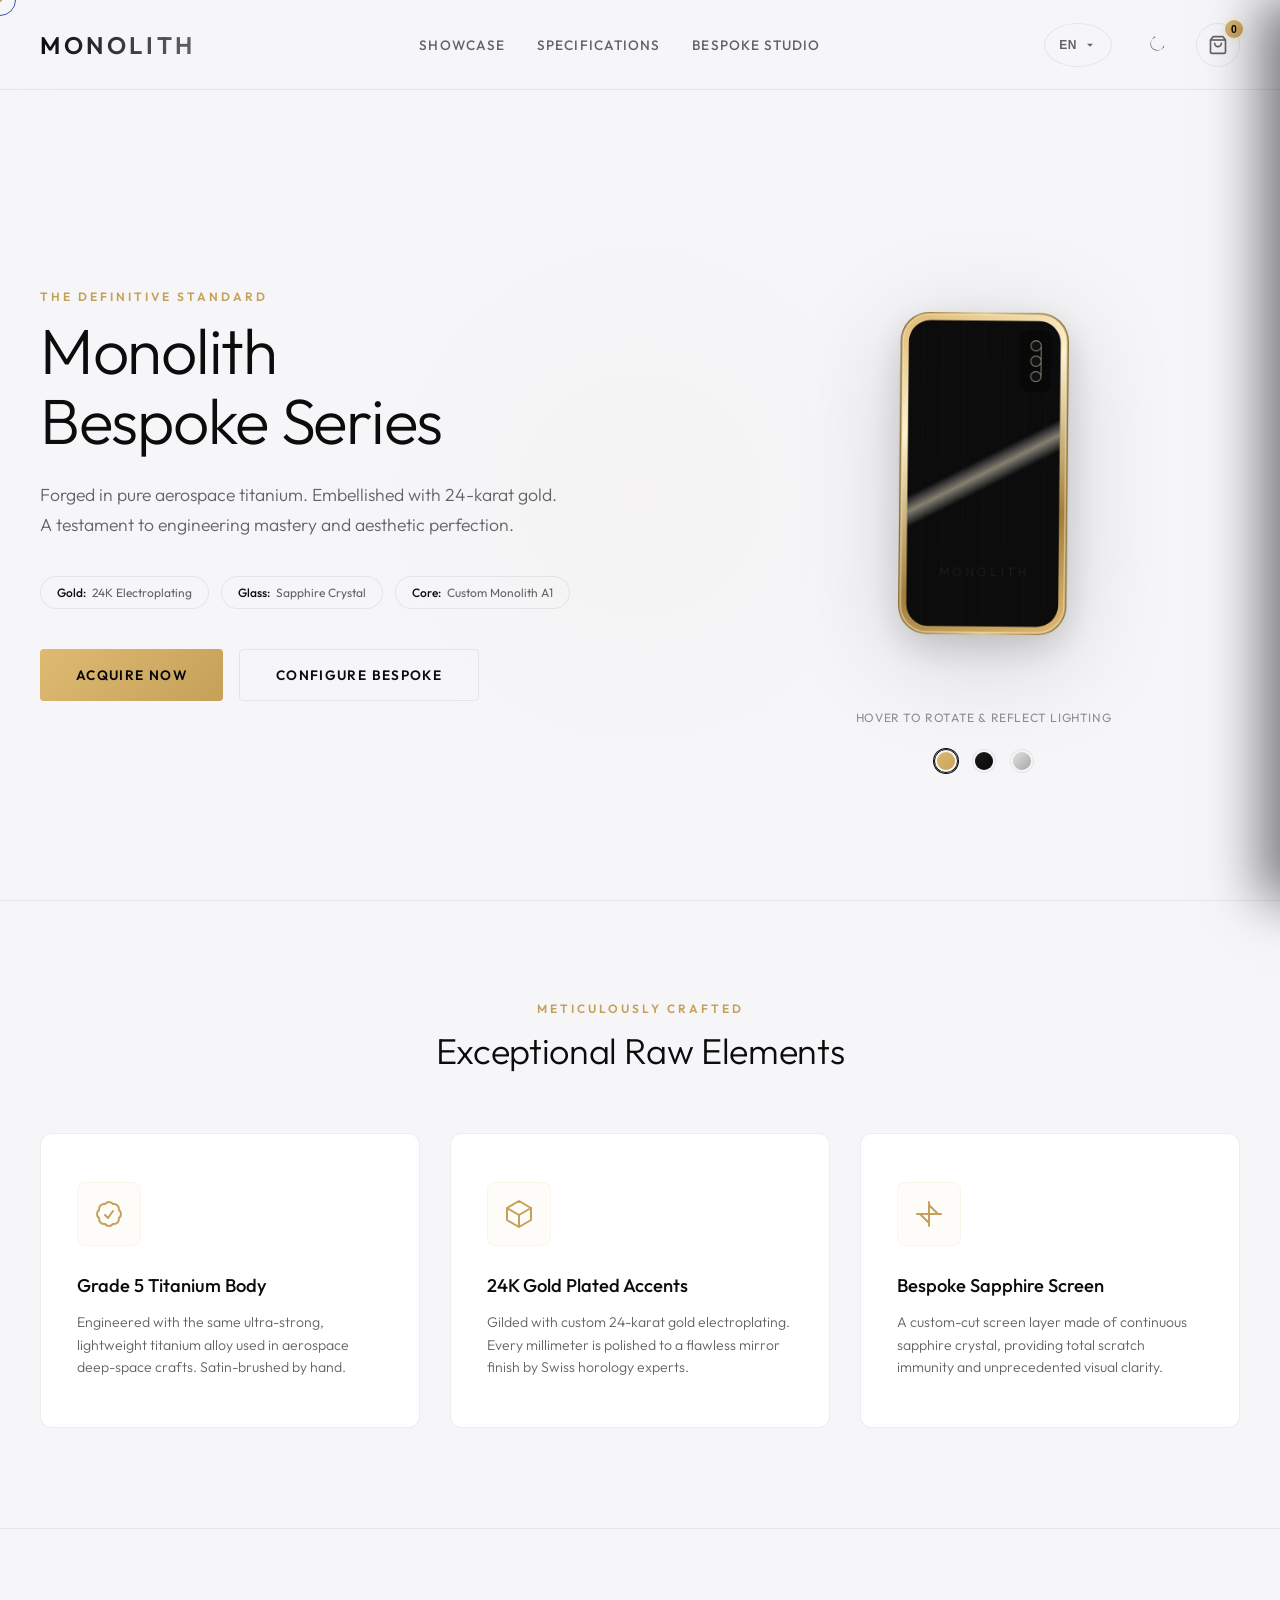
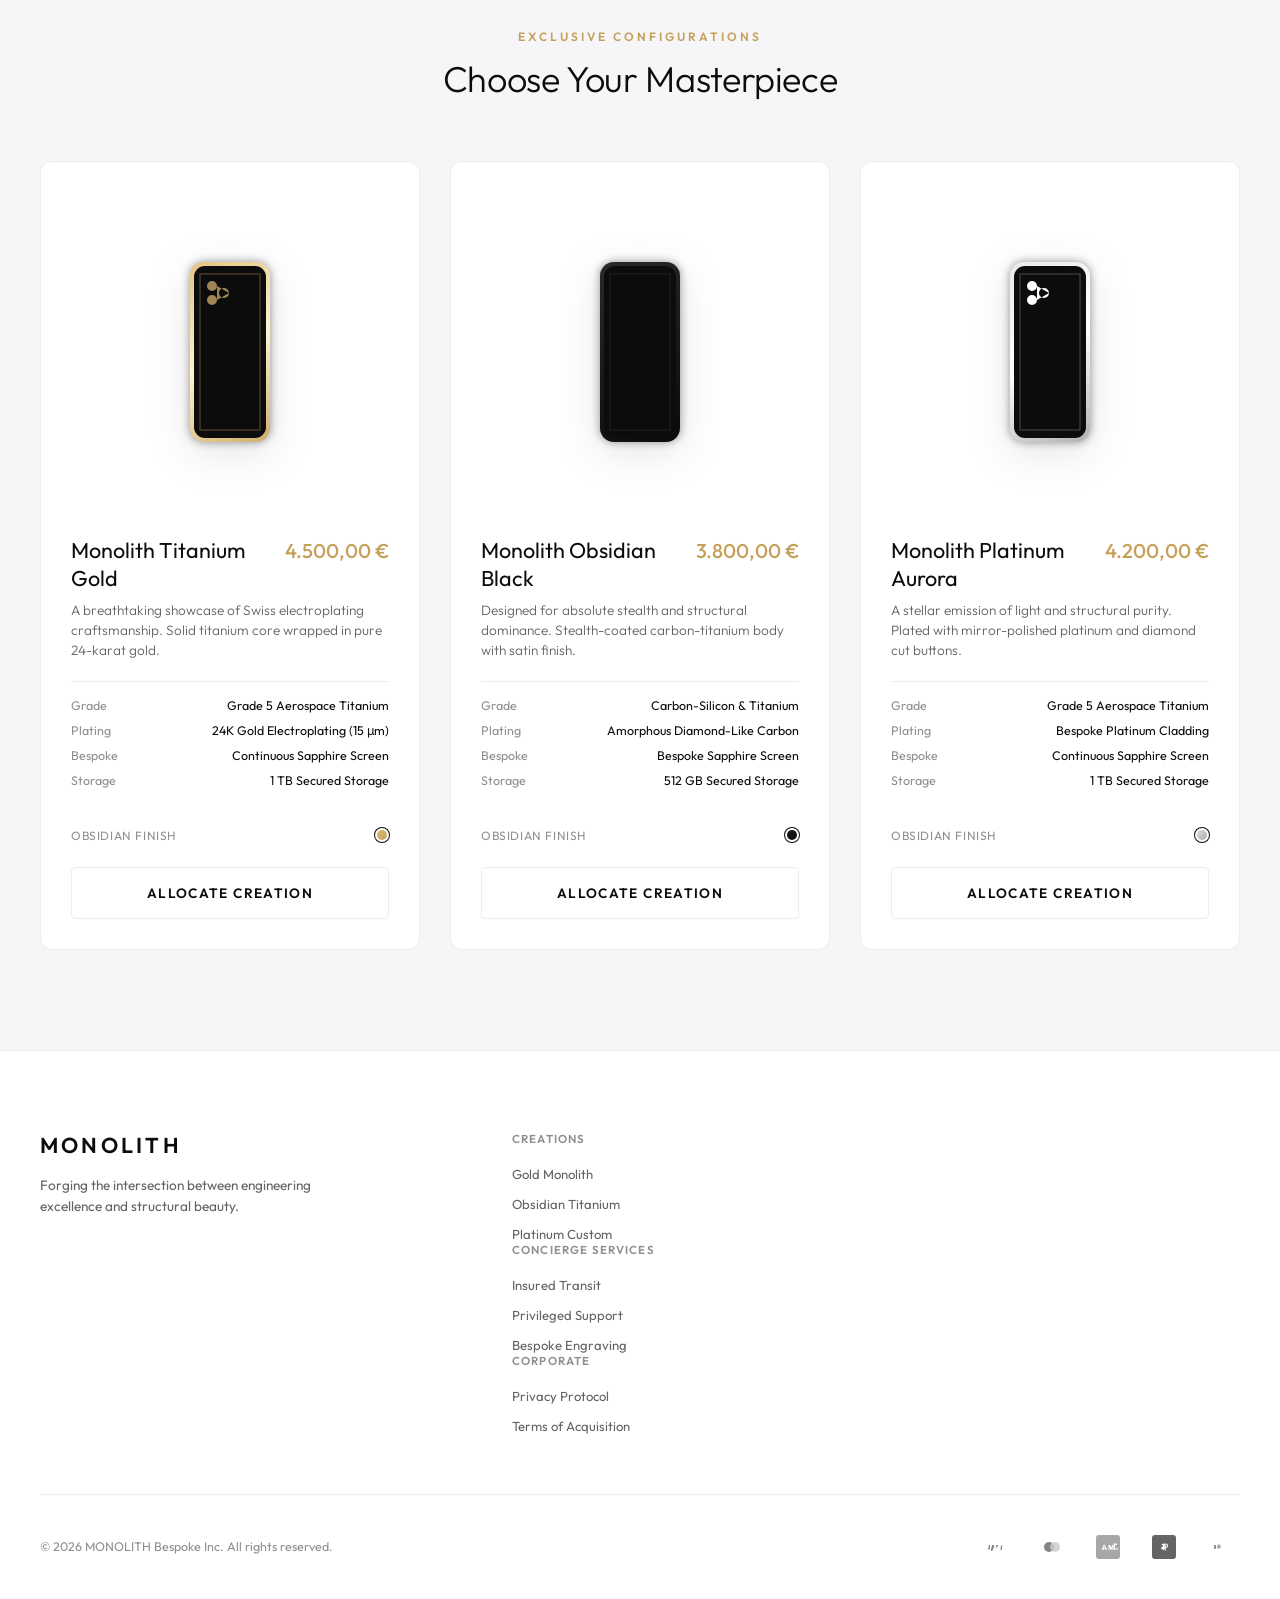
<file: index.html>
<!DOCTYPE html>
<html lang="en" dir="ltr">
<head>
  <meta charset="UTF-8">
  <meta name="viewport" content="width=device-width, initial-scale=1.0">
  <title>MONOLITH | Bespoke Flagship Smartphones & Luxury Technology</title>
  <meta name="description" content="Discover MONOLITH. Exquisite, custom-crafted smartphones engineered with aerospace titanium, 24k gold, and sapphire crystal. Designed for the discerning few.">
  <meta name="keywords" content="luxury smartphone, custom iPhone, bespoke mobile, gold titanium phone, exclusive smartphones, HNWI technology">
  
  <!-- i18n Alternate Language Links (hreflang) -->
  <link rel="alternate" hreflang="en" href="?lang=en">
  <link rel="alternate" hreflang="es" href="?lang=es">
  <link rel="alternate" hreflang="ar" href="?lang=ar">
  <link rel="alternate" hreflang="ru" href="?lang=ru">
  <link rel="alternate" hreflang="fr" href="?lang=fr">
  <link rel="alternate" hreflang="x-default" href="?lang=en">

  <!-- Google Fonts: Outfit & Inter for elegant geometric typography -->
  <link rel="preconnect" href="https://fonts.googleapis.com">
  <link rel="preconnect" href="https://fonts.gstatic.com" crossorigin>
  <link href="https://fonts.googleapis.com/css2?family=Inter:wght@300;400;500;600&family=Outfit:wght@200;300;400;500;600;700&display=swap" rel="stylesheet">

  <!-- Style Sheets -->
  <link rel="stylesheet" href="styles.css">

  <!-- JSON-LD Structured Data Schemas -->
  <script type="application/ld+json" id="jsonld-organization">
  {
    "@context": "https://schema.org",
    "@type": "Organization",
    "name": "MONOLITH Bespoke",
    "url": "https://yuyumobile.luxury",
    "logo": "https://yuyumobile.luxury/assets/logo.png",
    "contactPoint": {
      "@type": "ContactPoint",
      "telephone": "+44-20-7946-0192",
      "contactType": "luxury concierge sales",
      "areaServed": "Worldwide",
      "availableLanguage": ["English", "Spanish", "Arabic", "Russian", "French"]
    }
  }
  </script>

  <script type="application/ld+json" id="jsonld-breadcrumbs">
  {
    "@context": "https://schema.org",
    "@type": "BreadcrumbList",
    "itemListElement": [
      {
        "@type": "ListItem",
        "position": 1,
        "name": "Home",
        "item": "https://yuyumobile.luxury"
      },
      {
        "@type": "ListItem",
        "position": 2,
        "name": "Showcase",
        "item": "https://yuyumobile.luxury/#showcase"
      }
    ]
  }
  </script>

  <script type="application/ld+json" id="jsonld-product">
  {
    "@context": "https://schema.org",
    "@type": "Product",
    "name": "Monolith Titanium Gold",
    "image": "https://yuyumobile.luxury/assets/gold-monolith.jpg",
    "description": "Bespoke flagship smartphone crafted with solid titanium body and 24k gold plating.",
    "brand": {
      "@type": "Brand",
      "name": "MONOLITH"
    },
    "offers": {
      "@type": "Offer",
      "url": "https://yuyumobile.luxury/#monolith-gold",
      "priceCurrency": "EUR",
      "price": "4500.00",
      "priceValidUntil": "2027-12-31",
      "availability": "https://schema.org/InStock",
      "itemCondition": "https://schema.org/NewCondition"
    }
  }
  </script>
</head>
<body class="theme-dark">

  <!-- Premium Cursor (Custom Interaction) -->
  <div class="custom-cursor" id="customCursor"></div>
  <div class="custom-cursor-dot" id="customCursorDot"></div>

  <!-- Header Navigation -->
  <header class="main-header" id="siteHeader">
    <div class="header-container">
      <a href="#" class="brand-logo" id="brandLogo">MONOLITH</a>
      
      <nav class="nav-links" id="mainNav">
        <a href="#showcase" data-t="nav_showcase">Showcase</a>
        <a href="#features" data-t="nav_features">Specifications</a>
        <a href="#customizer" data-t="nav_customizer">Bespoke Studio</a>
      </nav>

      <div class="header-actions">
        <!-- Language Picker -->
        <div class="dropdown-container language-picker">
          <button class="icon-button lang-btn" id="langBtn" aria-label="Change language">
            <span id="activeLangLabel">EN</span>
            <svg class="chevron-icon" viewBox="0 0 24 24" width="14" height="14">
              <path fill="currentColor" d="M7 10l5 5 5-5H7z"/>
            </svg>
          </button>
          <div class="dropdown-menu" id="langMenu">
            <button data-lang="en">English (EN)</button>
            <button data-lang="es">Español (ES)</button>
            <button data-lang="ar" class="font-arabic">العربية (AR)</button>
            <button data-lang="fr">Français (FR)</button>
            <button data-lang="ru">Русский (RU)</button>
          </div>
        </div>

        <!-- Theme Toggle -->
        <button class="icon-button" id="themeToggle" aria-label="Toggle visual theme" title="Toggle theme">
          <!-- Sun Icon (shown in dark theme) -->
          <svg class="sun-icon" viewBox="0 0 24 24" width="20" height="20">
            <path fill="currentColor" d="M12 7c-2.76 0-5 2.24-5 5s2.24 5 5 5 5-2.24 5-5-2.24-5-5-5zM2 13h2c.55 0 1-.45 1-1s-.45-1-1-1H2c-.55 0-1 .45-1 1s.45 1 1 1zm18 0h2c.55 0 1-.45 1-1s-.45-1-1-1h-2c-.55 0-1 .45-1 1s.45 1 1 1zM11 2v2c0 .55.45 1 1 1s1-.45 1-1V2c0-.55-.45-1-1-1s-1 .45-1 1zm0 18v2c0 .55.45 1 1 1s1-.45 1-1v-2c0-.55-.45-1-1-1s-1 .45-1 1zM5.99 4.58c-.39-.39-1.03-.39-1.41 0s-.39 1.03 0 1.41l1.06 1.06c.39.39 1.03.39 1.41 0s.39-1.03 0-1.41L5.99 4.58zm12.37 12.37c-.39-.39-1.03-.39-1.41 0s-.39 1.03 0 1.41l1.06 1.06c.39.39 1.02.39 1.41 0s.39-1.03 0-1.41l-1.06-1.06zm1.06-12.37c-.39-.39-1.03-.39-1.41 0l-1.06 1.06c-.39.39-.39 1.03 0 1.41s1.03.39 1.41 0l1.06-1.06c.39-.38.39-1.02 0-1.41zm-12.37 12.37c-.39-.39-1.03-.39-1.41 0l-1.06 1.06c-.39.39-.39 1.03 0 1.41s1.03.39 1.41 0l1.06-1.06c.39-.38.39-1.02 0-1.41z"/>
          </svg>
          <!-- Moon Icon (shown in light theme) -->
          <svg class="moon-icon" viewBox="0 0 24 24" width="20" height="20">
            <path fill="currentColor" d="M12.3 2a10 10 0 0 0-1.9 14 10 10 0 0 0 14-1.9 1 1 0 0 0-1-1.3 8 8 0 1 1-9.8-9.8 1 1 0 0 0-1.3-1z"/>
          </svg>
        </button>

        <!-- Cart Trigger Button -->
        <button class="icon-button cart-trigger" id="cartTrigger" aria-label="Open cart" title="Shopping Cart">
          <svg viewBox="0 0 24 24" width="20" height="20">
            <path fill="none" stroke="currentColor" stroke-width="2" stroke-linecap="round" stroke-linejoin="round" d="M6 2L3 6v14a2 2 0 0 0 2 2h14a2 2 0 0 0 2-2V6l-3-4H6z"/>
            <line x1="3" y1="6" x2="21" y2="6" stroke="currentColor" stroke-width="2"/>
            <path fill="none" stroke="currentColor" stroke-width="2" stroke-linecap="round" stroke-linejoin="round" d="M16 10a4 4 0 0 1-8 0"/>
          </svg>
          <span class="cart-badge" id="cartBadge">0</span>
        </button>
      </div>
    </div>
  </header>

  <!-- Main View Container -->
  <main id="mainContainer">

    <!-- SHOP VIEW -->
    <div id="shopView" class="view-panel active">
      
      <!-- HERO / INTERACTIVE SHOWCASE SECTION -->
      <section class="hero-section" id="showcase">
        <!-- Ambient Metallic Mesh Background Animation -->
        <div class="ambient-glow" id="ambientGlow"></div>
        
        <div class="hero-grid">
          <!-- Text Columns -->
          <div class="hero-text-container">
            <span class="eyebrow" data-t="hero_eyebrow">THE DEFINITIVE STANDARD</span>
            <h1 class="hero-title" data-t="hero_title">Monolith<br>Bespoke Series</h1>
            <p class="hero-subtitle" data-t="hero_subtitle">
              Forged in pure aerospace titanium. Embellished with 24-karat gold. A testament to engineering mastery and aesthetic perfection.
            </p>
            
            <!-- Specs Pill List -->
            <div class="specs-preview-list">
              <span class="spec-pill"><strong data-t="spec_gold_title">Gold:</strong> <span data-t="spec_gold_val">24K Electroplating</span></span>
              <span class="spec-pill"><strong data-t="spec_glass_title">Glass:</strong> <span data-t="spec_glass_val">Sapphire Crystal</span></span>
              <span class="spec-pill"><strong data-t="spec_core_title">Core:</strong> <span data-t="spec_core_val">Custom Monolith A1</span></span>
            </div>

            <!-- Call to Actions -->
            <div class="hero-actions-container">
              <button class="btn btn-primary btn-gold" id="heroBuyBtn">
                <span class="btn-text" data-t="btn_acquire">Acquire Now</span>
                <span class="btn-shimmer"></span>
              </button>
              <a href="#customizer" class="btn btn-secondary btn-platinum">
                <span class="btn-text" data-t="btn_configure">Configure Bespoke</span>
              </a>
            </div>
          </div>

          <!-- 3D Interactive Canvas Showcase -->
          <div class="hero-canvas-container" id="canvasWrapper">
            <canvas id="luxuryCanvas" width="600" height="600" aria-label="3D Interactive Luxury Smartphone Showcase"></canvas>
            <div class="canvas-instruction" data-t="canvas_instruction">Hover to rotate & reflect lighting</div>
            
            <!-- Configurator controls in Hero area -->
            <div class="canvas-color-selectors" id="heroColorSelector">
              <button class="color-btn active" data-color="gold" title="Titanium Gold" style="background: linear-gradient(135deg, #DFBA73 0%, #C5A059 100%);"></button>
              <button class="color-btn" data-color="obsidian" title="Obsidian Black" style="background: linear-gradient(135deg, #1C1C1E 0%, #070707 100%);"></button>
              <button class="color-btn" data-color="platinum" title="Platinum Aurora" style="background: linear-gradient(135deg, #E5E5E5 0%, #A2A2A2 100%);"></button>
            </div>
          </div>
        </div>
      </section>

      <!-- ARTISANSHIP / FEATURES SECTION -->
      <section class="features-section" id="features">
        <div class="section-header">
          <span class="eyebrow" data-t="features_eyebrow">METICULOUSLY CRAFTED</span>
          <h2 class="section-title" data-t="features_title">Exceptional Raw Elements</h2>
        </div>

        <div class="features-grid">
          <!-- Feature Card 1 -->
          <div class="feature-card">
            <div class="feature-icon-container">
              <svg viewBox="0 0 24 24" width="32" height="32" fill="none" stroke="currentColor" stroke-width="1.5">
                <path stroke-linecap="round" stroke-linejoin="round" d="M9 12.75L11.25 15 15 9.75M21 12c0 1.268-.63 2.39-1.593 3.068a3.745 3.745 0 01-1.043 3.296 3.745 3.745 0 01-3.296 1.043A3.745 3.745 0 0112 21c-1.268 0-2.39-.63-3.068-1.593a3.746 3.746 0 01-3.296-1.043 3.745 3.745 0 01-1.043-3.296A3.745 3.745 0 013 12c0-1.268.63-2.39 1.593-3.068a3.745 3.745 0 011.043-3.296 3.746 3.746 0 013.296-1.043A3.746 3.746 0 0112 3c1.268 0 2.39.63 3.068 1.593a3.746 3.746 0 013.296 1.043 3.746 3.746 0 011.043 3.296A3.745 3.745 0 0121 12z" />
              </svg>
            </div>
            <h3 class="feature-card-title" data-t="feat_titanium_title">Grade 5 Titanium Body</h3>
            <p class="feature-card-desc" data-t="feat_titanium_desc">Engineered with the same ultra-strong, lightweight titanium alloy used in aerospace deep-space crafts. Satin-brushed by hand.</p>
          </div>

          <!-- Feature Card 2 -->
          <div class="feature-card">
            <div class="feature-icon-container">
              <svg viewBox="0 0 24 24" width="32" height="32" fill="none" stroke="currentColor" stroke-width="1.5">
                <path stroke-linecap="round" stroke-linejoin="round" d="M21 7.5l-9-5.25L3 7.5m18 0l-9 5.25m9-5.25v9l-9 5.25M3 7.5l9 5.25M3 7.5v9l9 5.25m0-9v9" />
              </svg>
            </div>
            <h3 class="feature-card-title" data-t="feat_gold_title">24K Gold Plated Accents</h3>
            <p class="feature-card-desc" data-t="feat_gold_desc">Gilded with custom 24-karat gold electroplating. Every millimeter is polished to a flawless mirror finish by Swiss horology experts.</p>
          </div>

          <!-- Feature Card 3 -->
          <div class="feature-card">
            <div class="feature-icon-container">
              <svg viewBox="0 0 24 24" width="32" height="32" fill="none" stroke="currentColor" stroke-width="1.5">
                <path stroke-linecap="round" stroke-linejoin="round" d="M12 3v18m9-9H3M12 5.25l3.75 3.75M12 18.75l-3.75-3.75M18.75 12l-3.75-3.75M5.25 12l3.75 3.75" />
              </svg>
            </div>
            <h3 class="feature-card-title" data-t="feat_sapphire_title">Bespoke Sapphire Screen</h3>
            <p class="feature-card-desc" data-t="feat_sapphire_desc">A custom-cut screen layer made of continuous sapphire crystal, providing total scratch immunity and unprecedented visual clarity.</p>
          </div>
        </div>
      </section>

      <!-- EXCLUSIVE PRODUCT GRID SECTION -->
      <section class="products-section" id="customizer">
        <div class="section-header">
          <span class="eyebrow" data-t="products_eyebrow">EXCLUSIVE CONFIGURATIONS</span>
          <h2 class="section-title" data-t="products_title">Choose Your Masterpiece</h2>
        </div>

        <div class="products-grid" id="productsGridContainer">
          <!-- Products will be dynamically generated by JS for absolute control, standard fallback template exists in SEO schema -->
        </div>
      </section>
    </div>

    <!-- CHECKOUT VIEW -->
    <div id="checkoutView" class="view-panel">
      <section class="checkout-section">
        <div class="checkout-header-action">
          <button class="back-link-btn" id="backToShopBtn">
            <svg viewBox="0 0 24 24" width="16" height="16" class="back-arrow-icon">
              <path fill="none" stroke="currentColor" stroke-width="2" stroke-linecap="round" stroke-linejoin="round" d="M19 12H5M12 19l-7-7 7-7"/>
            </svg>
            <span data-t="back_to_studio">Back to Bespoke Studio</span>
          </button>
        </div>

        <div class="checkout-layout">
          <!-- Checkout Form Column -->
          <div class="checkout-form-container">
            <h2 class="checkout-title" data-t="secure_checkout">Secure Acquisition</h2>
            
            <form id="checkoutForm" novalidate>
              <!-- Express Payment Options -->
              <div class="express-checkout-container">
                <span class="express-title" data-t="express_payment">Express Checkout</span>
                <div class="express-buttons-grid">
                  <button type="button" class="btn-express btn-apple-pay" id="applePayBtn">
                    <span class="brand-text"> Pay</span>
                  </button>
                  <button type="button" class="btn-express btn-google-pay" id="googlePayBtn">
                    <span class="brand-text">Google Pay</span>
                  </button>
                </div>
              </div>

              <div class="checkout-divider">
                <span data-t="or_card_payment">or proceed with secured card payment</span>
              </div>

              <!-- Shipping details -->
              <div class="form-section-title" data-t="shipping_details">Delivery Coordinates</div>
              <div class="form-grid">
                <div class="form-field full-width">
                  <label for="fullName" data-t="label_full_name">Full Name</label>
                  <input type="text" id="fullName" required placeholder="e.g. Sir Julian Sterling">
                  <span class="field-error" data-t="err_field_required">This coordinate is required.</span>
                </div>
                
                <div class="form-field">
                  <label for="shippingEmail" data-t="label_email">Concierge Email</label>
                  <input type="email" id="shippingEmail" required placeholder="name@domain.com">
                  <span class="field-error" data-t="err_invalid_email">Please input a valid email.</span>
                </div>
                <div class="form-field">
                  <label for="shippingPhone" data-t="label_phone">Secure Mobile</label>
                  <input type="tel" id="shippingPhone" required placeholder="+1 (555) 019-2834">
                  <span class="field-error" data-t="err_field_required">This coordinate is required.</span>
                </div>

                <div class="form-field full-width">
                  <label for="addressLine1" data-t="label_address">Address Line 1</label>
                  <input type="text" id="addressLine1" required placeholder="Suite or Estate, Street Details">
                  <span class="field-error" data-t="err_field_required">This coordinate is required.</span>
                </div>

                <div class="form-field">
                  <label for="city" data-t="label_city">City</label>
                  <input type="text" id="city" required placeholder="Geneva">
                  <span class="field-error" data-t="err_field_required">This coordinate is required.</span>
                </div>
                <div class="form-field">
                  <label for="zipCode" data-t="label_zip">Postal Code</label>
                  <input type="text" id="zipCode" required placeholder="1201">
                  <span class="field-error" data-t="err_field_required">This coordinate is required.</span>
                </div>
                
                <div class="form-field full-width">
                  <label for="countrySelect" data-t="label_country">Country/Region</label>
                  <select id="countrySelect" required>
                    <option value="US">United States</option>
                    <option value="CH" selected>Switzerland</option>
                    <option value="AE">United Arab Emirates</option>
                    <option value="ES">Spain</option>
                    <option value="FR">France</option>
                    <option value="RU">Russian Federation</option>
                  </select>
                </div>
              </div>

              <!-- Premium Packaging Selection -->
              <div class="packaging-selector-card">
                <div class="packaging-text">
                  <h4 data-t="pack_premium_title">Bespoke Royal Packaging (+150 €)</h4>
                  <p data-t="pack_premium_desc">Includes hand-polished Solid Oak Chest, embossed gold leaf certification plate, and white glove courier delivery.</p>
                </div>
                <div class="packaging-checkbox-wrapper">
                  <label class="custom-checkbox">
                    <input type="checkbox" id="premiumPackagingToggle">
                    <span class="checkmark"></span>
                  </label>
                </div>
              </div>

              <!-- Credit Card Payment Section (Stripe ready) -->
              <div class="form-section-title" data-t="payment_method">Payment Information</div>
              <div class="payment-card-input-wrapper">
                <!-- Stripe-like card details field -->
                <div class="stripe-mock-field">
                  <div class="stripe-card-header">
                    <span data-t="secured_stripe">Secured via Stripe Payment Network</span>
                    <div class="accepted-cards-row">
                      <span class="card-icon visa" title="Visa"></span>
                      <span class="card-icon mastercard" title="Mastercard"></span>
                      <span class="card-icon amex" title="American Express"></span>
                    </div>
                  </div>

                  <div class="stripe-card-body">
                    <div class="stripe-input-row">
                      <div class="stripe-input-field card-number-field">
                        <label for="cardNumber" data-t="card_num">Card Number</label>
                        <input type="text" id="cardNumber" placeholder="4111 2222 3333 4444" maxlength="19" required>
                        <span class="card-brand-indicator" id="cardBrandIndicator"></span>
                      </div>
                    </div>
                    <div class="stripe-input-row half-split">
                      <div class="stripe-input-field">
                        <label for="cardExpiry" data-t="card_exp">Expiry</label>
                        <input type="text" id="cardExpiry" placeholder="MM/YY" maxlength="5" required>
                      </div>
                      <div class="stripe-input-field">
                        <label for="cardCvc" data-t="card_cvc">CVC</label>
                        <input type="text" id="cardCvc" placeholder="123" maxlength="4" required>
                      </div>
                    </div>
                  </div>
                </div>
                <div class="payment-errors" id="paymentErrors"></div>
              </div>

              <!-- Checkout Submit CTA -->
              <button type="submit" class="btn btn-primary btn-gold btn-block" id="paySubmitBtn">
                <span class="btn-text" id="payButtonText" data-t="btn_pay">Authorize Acquisition</span>
                <span class="btn-shimmer"></span>
              </button>
            </form>
          </div>

          <!-- Checkout Order Summary Column -->
          <div class="checkout-summary-container">
            <h3 class="summary-title" data-t="acquisition_summary">Acquisition Summary</h3>
            
            <div class="summary-items-list" id="checkoutItemsList">
              <!-- Dynamically populated checkout items -->
            </div>

            <div class="summary-financials">
              <div class="summary-line">
                <span data-t="summary_subtotal">Subtotal</span>
                <span id="summarySubtotal">0,00 €</span>
              </div>
              <div class="summary-line">
                <span data-t="summary_packaging">Royal Packaging</span>
                <span id="summaryPackaging">0,00 €</span>
              </div>
              <div class="summary-line highlight-tax">
                <span data-t="summary_insurance">Premium Transport & Insurance</span>
                <span data-t="free">Complimentary</span>
              </div>
              <div class="summary-divider"></div>
              <div class="summary-line total-price">
                <span data-t="summary_total">Total Value</span>
                <span id="summaryTotal">0,00 €</span>
              </div>
            </div>

            <!-- Trust signals -->
            <div class="trust-badge-container">
              <div class="trust-badge">
                <svg viewBox="0 0 24 24" width="20" height="20">
                  <path fill="currentColor" d="M18 8h-1V6c0-2.76-2.24-5-5-5S7 3.24 7 6v2H6c-1.1 0-2 .9-2 2v10c0 1.1.9 2 2 2h12c1.1 0 2-.9 2-2V10c0-1.1-.9-2-2-2zm-6 9c-1.1 0-2-.9-2-2s.9-2 2-2 2 .9 2 2-.9 2-2 2zm3.1-9H8.9V6c0-1.71 1.39-3.1 3.1-3.1 1.71 0 3.1 1.39 3.1 3.1v2z"/>
                </svg>
                <div class="badge-text">
                  <strong data-t="trust_1_title">End-to-End Encryption</strong>
                  <span data-t="trust_1_desc">Every payment transaction is tokenized and cryptographically secured.</span>
                </div>
              </div>
              <div class="trust-badge">
                <svg viewBox="0 0 24 24" width="20" height="20">
                  <path fill="currentColor" d="M12 2C6.48 2 2 6.48 2 12s4.48 10 10 10 10-4.48 10-10S17.52 2 12 2zm1 15h-2v-6h2v6zm0-8h-2V7h2v2z"/>
                </svg>
                <div class="badge-text">
                  <strong data-t="trust_2_title">Concierge Delivery</strong>
                  <span data-t="trust_2_desc">Hand-delivered worldwide under thermal and impact insurance.</span>
                </div>
              </div>
            </div>
          </div>
        </div>
      </section>
    </div>

  </main>

  <!-- Slide-out Cart Drawer -->
  <div class="cart-backdrop" id="cartBackdrop" aria-hidden="true"></div>
  <aside class="cart-drawer" id="cartDrawer" role="dialog" aria-modal="true" aria-labelledby="cartDrawerTitle" aria-hidden="true">
    <div class="cart-drawer-container">
      <div class="cart-drawer-header">
        <h2 id="cartDrawerTitle" data-t="cart_title">Your Allocation</h2>
        <button class="close-drawer-btn" id="closeCartBtn" aria-label="Close cart drawer">
          <svg viewBox="0 0 24 24" width="20" height="20">
            <line x1="18" y1="6" x2="6" y2="18" stroke="currentColor" stroke-width="2" stroke-linecap="round"/>
            <line x1="6" y1="6" x2="18" y2="18" stroke="currentColor" stroke-width="2" stroke-linecap="round"/>
          </svg>
        </button>
      </div>

      <!-- Scrollable Cart Content -->
      <div class="cart-drawer-body">
        <div class="cart-empty-message" id="cartEmptyState">
          <p data-t="cart_empty">No creations selected.</p>
          <button class="btn btn-secondary btn-platinum" id="continueShoppingBtn" data-t="btn_return_studio">Return to Studio</button>
        </div>
        
        <div class="cart-items-wrapper" id="cartItemsList">
          <!-- Dynamically populated items -->
        </div>
      </div>

      <!-- Drawer Footer -->
      <div class="cart-drawer-footer" id="cartFooterSection">
        <div class="footer-summary-row">
          <span data-t="cart_subtotal">Estimated Total</span>
          <span class="summary-subtotal-price" id="cartSubtotal">0,00 €</span>
        </div>
        <p class="cart-terms-note" data-t="cart_disclaimer">Complimentary insured delivery is applied to all Monolith shipments.</p>
        <button class="btn btn-primary btn-gold btn-block" id="checkoutBtn">
          <span class="btn-text" data-t="btn_checkout">Proceed to Acquisition</span>
          <span class="btn-shimmer"></span>
        </button>
      </div>
    </div>
  </aside>

  <!-- Checkout Success Modal Overlay -->
  <div class="modal-backdrop" id="successModalBackdrop">
    <div class="success-modal-card">
      <div class="success-icon-badge">
        <svg viewBox="0 0 24 24" width="48" height="48" fill="none" stroke="currentColor" stroke-width="2">
          <path stroke-linecap="round" stroke-linejoin="round" d="M9 12.75L11.25 15 15 9.75M21 12c0 1.268-.63 2.39-1.593 3.068a3.745 3.745 0 01-1.043 3.296 3.745 3.745 0 01-3.296 1.043A3.745 3.745 0 0112 21c-1.268 0-2.39-.63-3.068-1.593a3.746 3.746 0 01-3.296-1.043 3.745 3.745 0 01-1.043-3.296A3.745 3.745 0 013 12c0-1.268.63-2.39 1.593-3.068a3.745 3.745 0 011.043-3.296 3.746 3.746 0 013.296-1.043A3.746 3.746 0 0112 3c1.268 0 2.39.63 3.068 1.593a3.746 3.746 0 013.296 1.043 3.746 3.746 0 011.043 3.296A3.745 3.745 0 0121 12z" />
        </svg>
      </div>
      <h3 class="success-title" data-t="order_success_title">Acquisition Authorized</h3>
      <p class="success-message" data-t="order_success_desc">Your request has been routed to our global logistics team. A luxury concierge will contact you within 15 minutes to confirm your coordinate delivery.</p>
      
      <div class="order-receipt-card">
        <div class="receipt-row">
          <span data-t="receipt_id">Order Reference</span>
          <strong id="receiptId">#MN-88402</strong>
        </div>
        <div class="receipt-row">
          <span data-t="receipt_amount">Amount Settled</span>
          <strong id="receiptAmount">0,00 €</strong>
        </div>
      </div>
      
      <button class="btn btn-primary btn-gold btn-block" id="successCloseBtn" data-t="btn_done">Close Showcase</button>
    </div>
  </div>

  <!-- Premium Footer -->
  <footer class="site-footer">
    <div class="footer-container">
      <div class="footer-brand-section">
        <span class="footer-logo">MONOLITH</span>
        <p class="footer-brand-tagline" data-t="footer_tagline">Forging the intersection between engineering excellence and structural beauty.</p>
      </div>

      <div class="footer-links-grid">
        <div class="footer-links-col">
          <h4 class="footer-col-title" data-t="foot_col_creations">Creations</h4>
          <a href="#" data-t="foot_gold">Gold Monolith</a>
          <a href="#" data-t="foot_obsidian">Obsidian Titanium</a>
          <a href="#" data-t="foot_platinum">Platinum Custom</a>
        </div>
        <div class="footer-links-col">
          <h4 class="footer-col-title" data-t="foot_col_services">Concierge Services</h4>
          <a href="#" data-t="foot_delivery">Insured Transit</a>
          <a href="#" data-t="foot_support">Privileged Support</a>
          <a href="#" data-t="foot_bespoke">Bespoke Engraving</a>
        </div>
        <div class="footer-links-col">
          <h4 class="footer-col-title" data-t="foot_col_legal">Corporate</h4>
          <a href="#" data-t="foot_privacy">Privacy Protocol</a>
          <a href="#" data-t="foot_terms">Terms of Acquisition</a>
        </div>
      </div>
    </div>
    
    <div class="footer-bottom-container">
      <div class="footer-bottom">
        <p class="copyright-text">&copy; 2026 MONOLITH Bespoke Inc. <span data-t="all_rights_reserved">All rights reserved.</span></p>
        <div class="payment-credentials-row">
          <span class="pay-logo-badge visa" title="Visa Checkout"></span>
          <span class="pay-logo-badge mastercard" title="Mastercard Identity Check"></span>
          <span class="pay-logo-badge amex" title="American Express SafeKey"></span>
          <span class="pay-logo-badge applepay" title="Apple Pay Integration ready"></span>
          <span class="pay-logo-badge googlepay" title="Google Pay Verified"></span>
        </div>
      </div>
    </div>
  </footer>

  <!-- Application Modules -->
  <script src="seo.js"></script>
  <script src="app.js"></script>
</body>
</html>
</file>
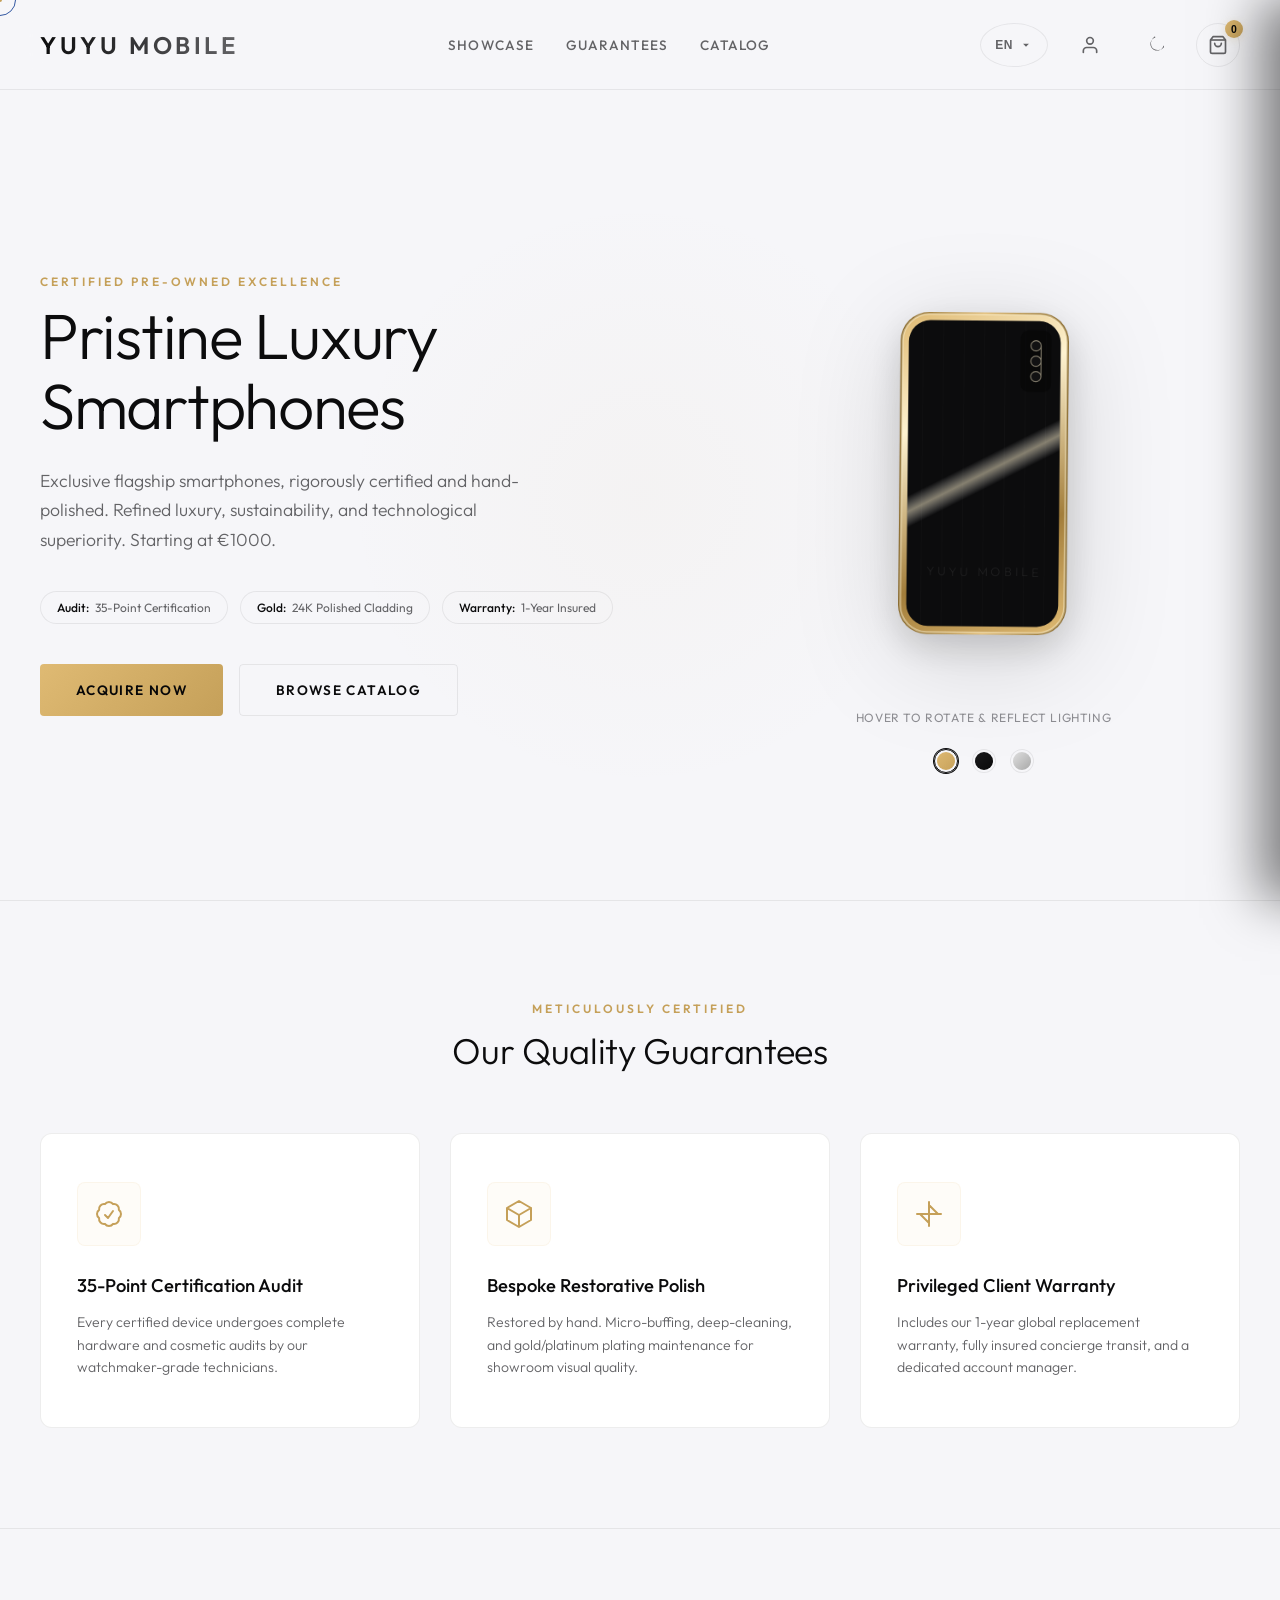
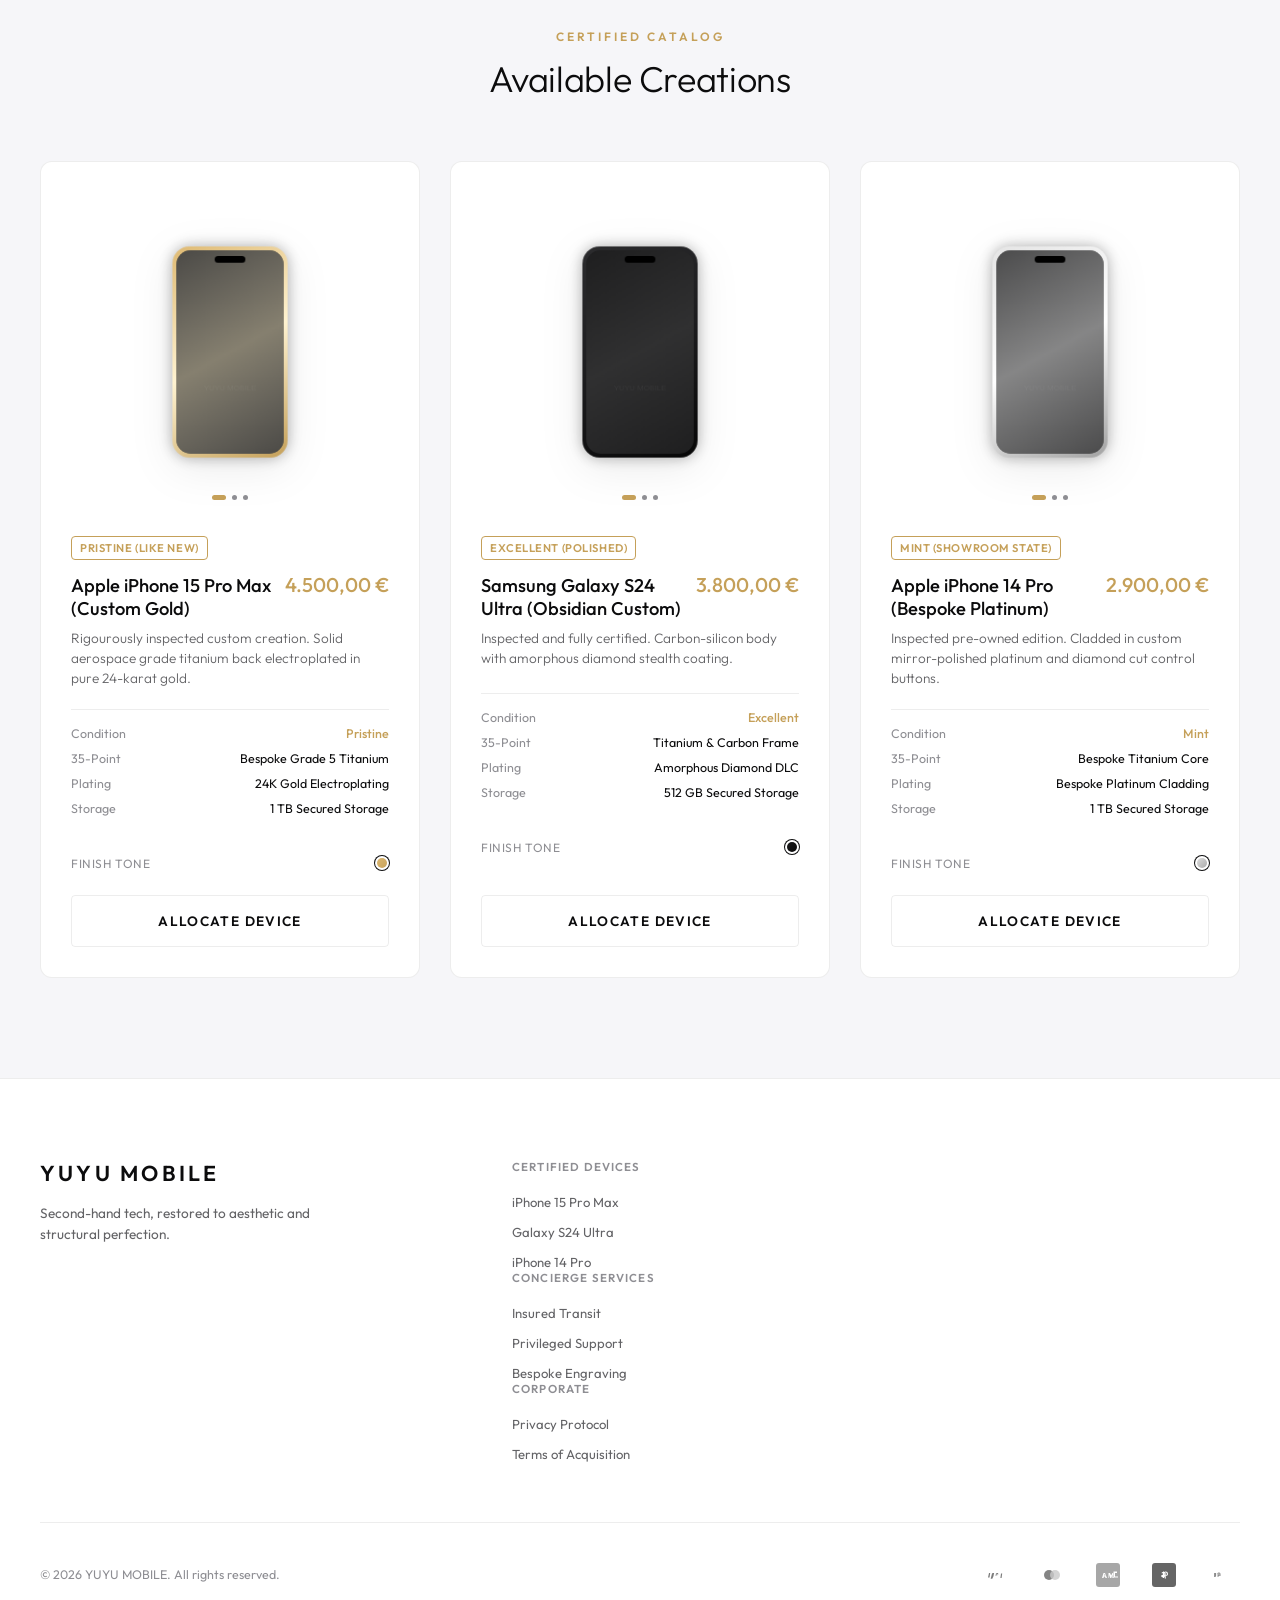
<file: src/main/resources/static/index.html>
<!DOCTYPE html>
<html lang="en" dir="ltr">
<head>
  <meta charset="UTF-8">
  <meta name="viewport" content="width=device-width, initial-scale=1.0">
  <title>YUYU MOBILE | Certified Pre-Owned Luxury Smartphones & Bespoke Tech</title>
  <meta name="description" content="Discover YUYU MOBILE. Exquisite, certified pre-owned luxury smartphones inspected by Swiss horology experts. Hand-polished gold, titanium, and platinum editions.">
  <meta name="keywords" content="luxury smartphone, certified pre-owned, used luxury phone, gold titanium phone, refurbished luxury mobile, YUYU mobile">
  
  <!-- i18n Alternate Language Links (hreflang) -->
  <link rel="alternate" hreflang="en" href="?lang=en">
  <link rel="alternate" hreflang="es" href="?lang=es">
  <link rel="alternate" hreflang="ar" href="?lang=ar">
  <link rel="alternate" hreflang="ru" href="?lang=ru">
  <link rel="alternate" hreflang="fr" href="?lang=fr">
  <link rel="alternate" hreflang="x-default" href="?lang=en">

  <!-- Google Fonts: Outfit & Inter for elegant geometric typography -->
  <link rel="preconnect" href="https://fonts.googleapis.com">
  <link rel="preconnect" href="https://fonts.gstatic.com" crossorigin>
  <link href="https://fonts.googleapis.com/css2?family=Inter:wght@300;400;500;600&family=Outfit:wght@200;300;400;500;600;700&display=swap" rel="stylesheet">

  <!-- Style Sheets -->
  <link rel="stylesheet" href="styles.css">

  <!-- JSON-LD Structured Data Schemas -->
  <script type="application/ld+json" id="jsonld-organization">
  {
    "@context": "https://schema.org",
    "@type": "Organization",
    "name": "YUYU MOBILE",
    "url": "https://yuyumobile.luxury",
    "logo": "https://yuyumobile.luxury/assets/logo.png",
    "contactPoint": {
      "@type": "ContactPoint",
      "telephone": "+44-20-7946-0192",
      "contactType": "luxury concierge sales",
      "areaServed": "Worldwide",
      "availableLanguage": ["English", "Spanish", "Arabic", "Russian", "French"]
    }
  }
  </script>

  <script type="application/ld+json" id="jsonld-breadcrumbs">
  {
    "@context": "https://schema.org",
    "@type": "BreadcrumbList",
    "itemListElement": [
      {
        "@type": "ListItem",
        "position": 1,
        "name": "Home",
        "item": "https://yuyumobile.luxury"
      },
      {
        "@type": "ListItem",
        "position": 2,
        "name": "Showcase",
        "item": "https://yuyumobile.luxury/#showcase"
      }
    ]
  }
  </script>

  <script type="application/ld+json" id="jsonld-product">
  {
    "@context": "https://schema.org",
    "@type": "Product",
    "name": "Apple iPhone 15 Pro Max (Custom Gold)",
    "image": "https://yuyumobile.luxury/assets/gold-monolith.jpg",
    "description": "Certified pre-owned luxury smartphone crafted with solid titanium body and 24k gold plating.",
    "itemCondition": "https://schema.org/RefurbishedCondition",
    "brand": {
      "@type": "Brand",
      "name": "YUYU MOBILE"
    },
    "offers": {
      "@type": "Offer",
      "url": "https://yuyumobile.luxury/#monolith-gold",
      "priceCurrency": "EUR",
      "price": "4500.00",
      "priceValidUntil": "2027-12-31",
      "availability": "https://schema.org/InStock"
    }
  }
  </script>
</head>
<body class="theme-dark">

  <!-- Premium Cursor (Custom Interaction) -->
  <div class="custom-cursor" id="customCursor"></div>
  <div class="custom-cursor-dot" id="customCursorDot"></div>

  <!-- Header Navigation -->
  <header class="main-header" id="siteHeader">
    <div class="header-container">
      <a href="#" class="brand-logo" id="brandLogo">YUYU MOBILE</a>
      
      <nav class="nav-links" id="mainNav">
        <a href="#showcase" data-t="nav_showcase">Showcase</a>
        <a href="#features" data-t="nav_features">Guarantees</a>
        <a href="#customizer" data-t="nav_customizer">Catalog</a>
        <a href="#admin" id="adminDashboardLink" style="display:none; color: var(--gold-start); font-weight: 500;">Admin Panel</a>
      </nav>

      <div class="header-actions">
        <!-- Language Picker -->
        <div class="dropdown-container language-picker">
          <button class="icon-button lang-btn" id="langBtn" aria-label="Change language">
            <span id="activeLangLabel">EN</span>
            <svg class="chevron-icon" viewBox="0 0 24 24" width="14" height="14">
              <path fill="currentColor" d="M7 10l5 5 5-5H7z"/>
            </svg>
          </button>
          <div class="dropdown-menu" id="langMenu">
            <button data-lang="en">English (EN)</button>
            <button data-lang="es">Español (ES)</button>
            <button data-lang="ar" class="font-arabic">العربية (AR)</button>
            <button data-lang="fr">Français (FR)</button>
            <button data-lang="ru">Русский (RU)</button>
          </div>
        </div>

        <!-- User Account Buttons -->
        <div class="auth-actions-group" id="authActionsGroup">
          <button class="icon-button" id="authHeaderBtn" title="Account Access" aria-label="Account Access">
            <svg viewBox="0 0 24 24" width="20" height="20" fill="none" stroke="currentColor" stroke-width="2" stroke-linecap="round" stroke-linejoin="round">
              <path d="M20 21v-2a4 4 0 0 0-4-4H8a4 4 0 0 0-4 4v2" />
              <circle cx="12" cy="7" r="4" />
            </svg>
          </button>
        </div>

        <!-- Theme Toggle -->
        <button class="icon-button" id="themeToggle" aria-label="Toggle visual theme" title="Toggle theme">
          <svg class="sun-icon" viewBox="0 0 24 24" width="20" height="20">
            <path fill="currentColor" d="M12 7c-2.76 0-5 2.24-5 5s2.24 5 5 5 5-2.24 5-5-2.24-5-5-5zM2 13h2c.55 0 1-.45 1-1s-.45-1-1-1H2c-.55 0-1 .45-1 1s.45 1 1 1zm18 0h2c.55 0 1-.45 1-1s-.45-1-1-1h-2c-.55 0-1 .45-1 1s.45 1 1 1zM11 2v2c0 .55.45 1 1 1s1-.45 1-1V2c0-.55-.45-1-1-1s-1 .45-1 1zm0 18v2c0 .55.45 1 1 1s1-.45 1-1v-2c0-.55-.45-1-1-1s-1 .45-1 1zM5.99 4.58c-.39-.39-1.03-.39-1.41 0s-.39 1.03 0 1.41l1.06 1.06c.39.39 1.03.39 1.41 0s.39-1.03 0-1.41L5.99 4.58zm12.37 12.37c-.39-.39-1.03-.39-1.41 0s-.39 1.03 0 1.41l1.06 1.06c.39.39 1.02.39 1.41 0s.39-1.03 0-1.41l-1.06-1.06zm1.06-12.37c-.39-.39-1.03-.39-1.41 0l-1.06 1.06c-.39.39-.39 1.03 0 1.41s1.03.39 1.41 0l1.06-1.06c.39-.38.39-1.02 0-1.41zm-12.37 12.37c-.39-.39-1.03-.39-1.41 0l-1.06 1.06c-.39.39-.39 1.03 0 1.41s1.03.39 1.41 0l1.06-1.06c.39-.38.39-1.02 0-1.41z"/>
          </svg>
          <svg class="moon-icon" viewBox="0 0 24 24" width="20" height="20">
            <path fill="currentColor" d="M12.3 2a10 10 0 0 0-1.9 14 10 10 0 0 0 14-1.9 1 1 0 0 0-1-1.3 8 8 0 1 1-9.8-9.8 1 1 0 0 0-1.3-1z"/>
          </svg>
        </button>

        <!-- Cart Trigger Button -->
        <button class="icon-button cart-trigger" id="cartTrigger" aria-label="Open cart" title="Shopping Cart">
          <svg viewBox="0 0 24 24" width="20" height="20">
            <path fill="none" stroke="currentColor" stroke-width="2" stroke-linecap="round" stroke-linejoin="round" d="M6 2L3 6v14a2 2 0 0 0 2 2h14a2 2 0 0 0 2-2V6l-3-4H6z"/>
            <line x1="3" y1="6" x2="21" y2="6" stroke="currentColor" stroke-width="2"/>
            <path fill="none" stroke="currentColor" stroke-width="2" stroke-linecap="round" stroke-linejoin="round" d="M16 10a4 4 0 0 1-8 0"/>
          </svg>
          <span class="cart-badge" id="cartBadge">0</span>
        </button>
      </div>
    </div>
  </header>

  <!-- Main View Container -->
  <main id="mainContainer">

    <!-- SHOP VIEW -->
    <div id="shopView" class="view-panel active">
      
      <!-- HERO / INTERACTIVE SHOWCASE SECTION -->
      <section class="hero-section" id="showcase">
        <div class="ambient-glow" id="ambientGlow"></div>
        
        <div class="hero-grid">
          <div class="hero-text-container">
            <span class="eyebrow" data-t="hero_eyebrow">CERTIFIED PRE-OWNED EXCELLENCE</span>
            <h1 class="hero-title" data-t="hero_title">Pristine Luxury<br>Smartphones</h1>
            <p class="hero-subtitle" data-t="hero_subtitle">
              Exclusive flagship smartphones, rigorously certified and hand-polished. Refined luxury, sustainability, and technological superiority. Starting at €1000.
            </p>
            
            <!-- Specs Pill List -->
            <div class="specs-preview-list">
              <span class="spec-pill"><strong data-t="spec_audit_title">Audit:</strong> <span data-t="spec_audit_val">35-Point Certification</span></span>
              <span class="spec-pill"><strong data-t="spec_gold_title">Gold:</strong> <span data-t="spec_gold_val">24K Polished Cladding</span></span>
              <span class="spec-pill"><strong data-t="spec_warranty_title">Warranty:</strong> <span data-t="spec_warranty_val">1-Year Insured</span></span>
            </div>

            <!-- Call to Actions -->
            <div class="hero-actions-container">
              <button class="btn btn-primary btn-gold" id="heroBuyBtn">
                <span class="btn-text" data-t="btn_acquire">Acquire Now</span>
                <span class="btn-shimmer"></span>
              </button>
              <a href="#customizer" class="btn btn-secondary btn-platinum">
                <span class="btn-text" data-t="btn_configure">Browse Catalog</span>
              </a>
            </div>
          </div>

          <!-- 3D Interactive Canvas Showcase -->
          <div class="hero-canvas-container" id="canvasWrapper">
            <canvas id="luxuryCanvas" width="600" height="600" aria-label="3D Interactive Luxury Smartphone Showcase"></canvas>
            <div class="canvas-instruction" data-t="canvas_instruction">Hover to rotate & reflect lighting</div>
            
            <div class="canvas-color-selectors" id="heroColorSelector">
              <button class="color-btn active" data-color="gold" title="Titanium Gold" style="background: linear-gradient(135deg, #DFBA73 0%, #C5A059 100%);"></button>
              <button class="color-btn" data-color="obsidian" title="Obsidian Black" style="background: linear-gradient(135deg, #1C1C1E 0%, #070707 100%);"></button>
              <button class="color-btn" data-color="platinum" title="Platinum Aurora" style="background: linear-gradient(135deg, #E5E5E5 0%, #A2A2A2 100%);"></button>
            </div>
          </div>
        </div>
      </section>

      <!-- ARTISANSHIP / GUARANTEES SECTION -->
      <section class="features-section" id="features">
        <div class="section-header">
          <span class="eyebrow" data-t="features_eyebrow">METICULOUSLY CERTIFIED</span>
          <h2 class="section-title" data-t="features_title">Our Quality Guarantees</h2>
        </div>

        <div class="features-grid">
          <div class="feature-card">
            <div class="feature-icon-container">
              <svg viewBox="0 0 24 24" width="32" height="32" fill="none" stroke="currentColor" stroke-width="1.5">
                <path stroke-linecap="round" stroke-linejoin="round" d="M9 12.75L11.25 15 15 9.75M21 12c0 1.268-.63 2.39-1.593 3.068a3.745 3.745 0 01-1.043 3.296 3.745 3.745 0 01-3.296 1.043A3.745 3.745 0 0112 21c-1.268 0-2.39-.63-3.068-1.593a3.746 3.746 0 01-3.296-1.043 3.745 3.745 0 01-1.043-3.296A3.745 3.745 0 013 12c0-1.268.63-2.39 1.593-3.068a3.745 3.745 0 011.043-3.296 3.746 3.746 0 013.296-1.043A3.746 3.746 0 0112 3c1.268 0 2.39.63 3.068 1.593a3.746 3.746 0 013.296 1.043 3.746 3.746 0 011.043 3.296A3.745 3.745 0 0121 12z" />
              </svg>
            </div>
            <h3 class="feature-card-title" data-t="feat_titanium_title">35-Point Certification Audit</h3>
            <p class="feature-card-desc" data-t="feat_titanium_desc">Every certified device undergoes complete hardware and cosmetic audits by our watchmaker-grade technicians.</p>
          </div>

          <div class="feature-card">
            <div class="feature-icon-container">
              <svg viewBox="0 0 24 24" width="32" height="32" fill="none" stroke="currentColor" stroke-width="1.5">
                <path stroke-linecap="round" stroke-linejoin="round" d="M21 7.5l-9-5.25L3 7.5m18 0l-9 5.25m9-5.25v9l-9 5.25M3 7.5l9 5.25M3 7.5v9l9 5.25m0-9v9" />
              </svg>
            </div>
            <h3 class="feature-card-title" data-t="feat_gold_title">Bespoke Restorative Polish</h3>
            <p class="feature-card-desc" data-t="feat_gold_desc">Restored by hand. Micro-buffing, deep-cleaning, and gold/platinum plating maintenance for showroom visual quality.</p>
          </div>

          <div class="feature-card">
            <div class="feature-icon-container">
              <svg viewBox="0 0 24 24" width="32" height="32" fill="none" stroke="currentColor" stroke-width="1.5">
                <path stroke-linecap="round" stroke-linejoin="round" d="M12 3v18m9-9H3M12 5.25l3.75 3.75M12 18.75l-3.75-3.75M18.75 12l-3.75-3.75M5.25 12l3.75 3.75" />
              </svg>
            </div>
            <h3 class="feature-card-title" data-t="feat_sapphire_title">Privileged Client Warranty</h3>
            <p class="feature-card-desc" data-t="feat_sapphire_desc">Includes our 1-year global replacement warranty, fully insured concierge transit, and a dedicated account manager.</p>
          </div>
        </div>
      </section>

      <!-- EXCLUSIVE PRODUCT GRID SECTION -->
      <section class="products-section" id="customizer">
        <div class="section-header">
          <span class="eyebrow" data-t="products_eyebrow">CERTIFIED CATALOG</span>
          <h2 class="section-title" data-t="products_title">Available Creations</h2>
        </div>

        <div class="products-grid" id="productsGridContainer">
          <!-- Products dynamically loaded by JS -->
        </div>
      </section>
    </div>

    <!-- CHECKOUT VIEW -->
    <div id="checkoutView" class="view-panel">
      <section class="checkout-section">
        <div class="checkout-header-action">
          <button class="back-link-btn" id="backToShopBtn">
            <svg viewBox="0 0 24 24" width="16" height="16" class="back-arrow-icon">
              <path fill="none" stroke="currentColor" stroke-width="2" stroke-linecap="round" stroke-linejoin="round" d="M19 12H5M12 19l-7-7 7-7"/>
            </svg>
            <span data-t="back_to_studio">Back to Catalog</span>
          </button>
        </div>

        <div class="checkout-layout">
          <!-- Checkout Form Column -->
          <div class="checkout-form-container">
            <h2 class="checkout-title" data-t="secure_checkout">Secure Acquisition</h2>
            
            <form id="checkoutForm" novalidate>
              <div class="express-checkout-container">
                <span class="express-title" data-t="express_payment">Express Checkout</span>
                <div class="express-buttons-grid">
                  <button type="button" class="btn-express btn-apple-pay" id="applePayBtn">
                    <span class="brand-text"> Pay</span>
                  </button>
                  <button type="button" class="btn-express btn-google-pay" id="googlePayBtn">
                    <span class="brand-text">Google Pay</span>
                  </button>
                </div>
              </div>

              <div class="checkout-divider">
                <span data-t="or_card_payment">or proceed with secured card payment</span>
              </div>

              <!-- Shipping details -->
              <div class="form-section-title" data-t="shipping_details">Delivery Coordinates</div>
              <div class="form-grid">
                <div class="form-field full-width">
                  <label for="fullName" data-t="label_full_name">Full Name</label>
                  <input type="text" id="fullName" required placeholder="e.g. Sir Julian Sterling">
                  <span class="field-error" data-t="err_field_required">This coordinate is required.</span>
                </div>
                
                <div class="form-field">
                  <label for="shippingEmail" data-t="label_email">Concierge Email</label>
                  <input type="email" id="shippingEmail" required placeholder="name@domain.com">
                  <span class="field-error" data-t="err_invalid_email">Please input a valid email.</span>
                </div>
                <div class="form-field">
                  <label for="shippingPhone" data-t="label_phone">Secure Mobile</label>
                  <input type="tel" id="shippingPhone" required placeholder="+1 (555) 019-2834">
                  <span class="field-error" data-t="err_field_required">This coordinate is required.</span>
                </div>

                <div class="form-field full-width">
                  <label for="addressLine1" data-t="label_address">Address Line 1</label>
                  <input type="text" id="addressLine1" required placeholder="Suite or Estate, Street Details">
                  <span class="field-error" data-t="err_field_required">This coordinate is required.</span>
                </div>

                <div class="form-field">
                  <label for="city" data-t="label_city">City</label>
                  <input type="text" id="city" required placeholder="Geneva">
                  <span class="field-error" data-t="err_field_required">This coordinate is required.</span>
                </div>
                <div class="form-field">
                  <label for="zipCode" data-t="label_zip">Postal Code</label>
                  <input type="text" id="zipCode" required placeholder="1201">
                  <span class="field-error" data-t="err_field_required">This coordinate is required.</span>
                </div>
                
                <div class="form-field full-width">
                  <label for="countrySelect" data-t="label_country">Country/Region</label>
                  <select id="countrySelect" required>
                    <option value="US">United States</option>
                    <option value="CH" selected>Switzerland</option>
                    <option value="AE">United Arab Emirates</option>
                    <option value="ES">Spain</option>
                    <option value="FR">France</option>
                    <option value="RU">Russian Federation</option>
                  </select>
                </div>
              </div>

              <!-- Premium Packaging Selection -->
              <div class="packaging-selector-card">
                <div class="packaging-text">
                  <h4 data-t="pack_premium_title">Bespoke Royal Packaging (+150 €)</h4>
                  <p data-t="pack_premium_desc">Includes hand-polished Solid Oak Chest, embossed gold leaf certification plate, and white glove courier delivery.</p>
                </div>
                <div class="packaging-checkbox-wrapper">
                  <label class="custom-checkbox">
                    <input type="checkbox" id="premiumPackagingToggle">
                    <span class="checkmark"></span>
                  </label>
                </div>
              </div>

              <div class="form-section-title" data-t="payment_method">Payment Information</div>
              <div class="payment-card-input-wrapper">
                <div class="stripe-mock-field">
                  <div class="stripe-card-header">
                    <span data-t="secured_stripe">Secured via Stripe Payment Network</span>
                    <div class="accepted-cards-row">
                      <span class="card-icon visa" title="Visa"></span>
                      <span class="card-icon mastercard" title="Mastercard"></span>
                      <span class="card-icon amex" title="American Express"></span>
                    </div>
                  </div>

                  <div class="stripe-card-body">
                    <div class="stripe-input-row">
                      <div class="stripe-input-field card-number-field">
                        <label for="cardNumber" data-t="card_num">Card Number</label>
                        <input type="text" id="cardNumber" placeholder="4111 2222 3333 4444" maxlength="19" required>
                        <span class="card-brand-indicator" id="cardBrandIndicator"></span>
                      </div>
                    </div>
                    <div class="stripe-input-row half-split">
                      <div class="stripe-input-field">
                        <label for="cardExpiry" data-t="card_exp">Expiry</label>
                        <input type="text" id="cardExpiry" placeholder="MM/YY" maxlength="5" required>
                      </div>
                      <div class="stripe-input-field">
                        <label for="cardCvc" data-t="card_cvc">CVC</label>
                        <input type="text" id="cardCvc" placeholder="123" maxlength="4" required>
                      </div>
                    </div>
                  </div>
                </div>
                <div class="payment-errors" id="paymentErrors"></div>
              </div>

              <button type="submit" class="btn btn-primary btn-gold btn-block" id="paySubmitBtn">
                <span class="btn-text" id="payButtonText" data-t="btn_pay">Authorize Acquisition</span>
                <span class="btn-shimmer"></span>
              </button>
            </form>
          </div>

          <!-- Checkout Order Summary Column -->
          <div class="checkout-summary-container">
            <h3 class="summary-title" data-t="acquisition_summary">Acquisition Summary</h3>
            
            <div class="summary-items-list" id="checkoutItemsList">
              <!-- Dynamic order items -->
            </div>

            <div class="summary-financials">
              <div class="summary-line">
                <span data-t="summary_subtotal">Subtotal</span>
                <span id="summarySubtotal">0,00 €</span>
              </div>
              <div class="summary-line">
                <span data-t="summary_packaging">Royal Packaging</span>
                <span id="summaryPackaging">0,00 €</span>
              </div>
              <div class="summary-line highlight-tax">
                <span data-t="summary_insurance">Premium Transport & Insurance</span>
                <span data-t="free">Complimentary</span>
              </div>
              <div class="summary-divider"></div>
              <div class="summary-line total-price">
                <span data-t="summary_total">Total Value</span>
                <span id="summaryTotal">0,00 €</span>
              </div>
            </div>

            <div class="trust-badge-container">
              <div class="trust-badge">
                <svg viewBox="0 0 24 24" width="20" height="20">
                  <path fill="currentColor" d="M18 8h-1V6c0-2.76-2.24-5-5-5S7 3.24 7 6v2H6c-1.1 0-2 .9-2 2v10c0 1.1.9 2 2 2h12c1.1 0 2-.9 2-2V10c0-1.1-.9-2-2-2zm-6 9c-1.1 0-2-.9-2-2s.9-2 2-2 2 .9 2 2-.9 2-2 2zm3.1-9H8.9V6c0-1.71 1.39-3.1 3.1-3.1 1.71 0 3.1 1.39 3.1 3.1v2z"/>
                </svg>
                <div class="badge-text">
                  <strong data-t="trust_1_title">End-to-End Encryption</strong>
                  <span data-t="trust_1_desc">Every payment transaction is tokenized and cryptographically secured.</span>
                </div>
              </div>
              <div class="trust-badge">
                <svg viewBox="0 0 24 24" width="20" height="20">
                  <path fill="currentColor" d="M12 2C6.48 2 2 6.48 2 12s4.48 10 10 10 10-4.48 10-10S17.52 2 12 2zm1 15h-2v-6h2v6zm0-8h-2V7h2v2z"/>
                </svg>
                <div class="badge-text">
                  <strong data-t="trust_2_title">Concierge Delivery</strong>
                  <span data-t="trust_2_desc">Hand-delivered pre-owned luxury worldwide under thermal and impact insurance.</span>
                </div>
              </div>
            </div>
          </div>
        </div>
      </section>
    </div>

  </main>

  <!-- Slide-out Cart Drawer -->
  <div class="cart-backdrop" id="cartBackdrop" aria-hidden="true"></div>
  <aside class="cart-drawer" id="cartDrawer" role="dialog" aria-modal="true" aria-labelledby="cartDrawerTitle" aria-hidden="true">
    <div class="cart-drawer-container">
      <div class="cart-drawer-header">
        <h2 id="cartDrawerTitle" data-t="cart_title">Your Allocation</h2>
        <button class="close-drawer-btn" id="closeCartBtn" aria-label="Close cart drawer">
          <svg viewBox="0 0 24 24" width="20" height="20">
            <line x1="18" y1="6" x2="6" y2="18" stroke="currentColor" stroke-width="2" stroke-linecap="round"/>
            <line x1="6" y1="6" x2="18" y2="18" stroke="currentColor" stroke-width="2" stroke-linecap="round"/>
          </svg>
        </button>
      </div>

      <div class="cart-drawer-body">
        <div class="cart-empty-message" id="cartEmptyState">
          <p data-t="cart_empty">No creations selected.</p>
          <button class="btn btn-secondary btn-platinum" id="continueShoppingBtn" data-t="btn_return_studio">Return to Catalog</button>
        </div>
        
        <div class="cart-items-wrapper" id="cartItemsList">
          <!-- Dynamically populated -->
        </div>
      </div>

      <div class="cart-drawer-footer" id="cartFooterSection">
        <div class="footer-summary-row">
          <span data-t="cart_subtotal">Estimated Total</span>
          <span class="summary-subtotal-price" id="cartSubtotal">0,00 €</span>
        </div>
        <p class="cart-terms-note" data-t="cart_disclaimer">Complimentary insured delivery is applied to all YUYU MOBILE shipments.</p>
        <button class="btn btn-primary btn-gold btn-block" id="checkoutBtn">
          <span class="btn-text" data-t="btn_checkout">Proceed to Acquisition</span>
          <span class="btn-shimmer"></span>
        </button>
      </div>
    </div>
  </aside>

  <!-- Product Detail Modal Overlay -->
  <div class="modal-backdrop" id="productDetailModalBackdrop" aria-hidden="true">
    <div class="product-detail-modal-card">
      <button class="close-modal-btn" id="closeDetailModalBtn" aria-label="Close details">
        <svg viewBox="0 0 24 24" width="24" height="24">
          <line x1="18" y1="6" x2="6" y2="18" stroke="currentColor" stroke-width="2" stroke-linecap="round"/>
          <line x1="6" y1="6" x2="18" y2="18" stroke="currentColor" stroke-width="2" stroke-linecap="round"/>
        </svg>
      </button>
      
      <div class="detail-modal-grid">
        <!-- Left: Image Showcase Carousel -->
        <div class="detail-modal-images-column">
          <div class="modal-carousel-container">
            <div class="modal-carousel-track" id="modalCarouselTrack">
              <!-- Dynamically populated canvas slides -->
            </div>
            <button class="modal-carousel-btn prev-btn" id="modalCarouselPrev" aria-label="Previous image">‹</button>
            <button class="modal-carousel-btn next-btn" id="modalCarouselNext" aria-label="Next image">›</button>
            <div class="modal-carousel-dots" id="modalCarouselDots"></div>
          </div>
        </div>
        
        <!-- Right: Specs Details Information -->
        <div class="detail-modal-info-column">
          <span class="detail-condition-badge" id="detailConditionBadge">PRISTINE</span>
          <h2 class="detail-device-title" id="detailDeviceTitle">Apple iPhone 15 Pro Max</h2>
          <span class="detail-device-price" id="detailDevicePrice">4.500,00 €</span>
          <p class="detail-device-desc" id="detailDeviceDesc">Description goes here.</p>
          
          <div class="detail-specs-table">
            <h4 data-t="specs_sheet_title">Technical Verification Specifications</h4>
            <div class="detail-spec-row">
              <span class="label" data-t="spec_row_chassis">Chassis Frame</span>
              <strong id="detailSpecChassis">Grade 5 Titanium</strong>
            </div>
            <div class="detail-spec-row">
              <span class="label" data-t="spec_row_plating">Finishing / Plating</span>
              <strong id="detailSpecPlating">24K Gold Electroplating</strong>
            </div>
            <div class="detail-spec-row">
              <span class="label" data-t="spec_row_glass">Glass Layer</span>
              <strong id="detailSpecGlass">Sapphire Crystal Screen</strong>
            </div>
            <div class="detail-spec-row">
              <span class="label" data-t="spec_row_storage">Storage Space</span>
              <strong id="detailSpecStorage">1 TB Secured Storage</strong>
            </div>
          </div>
          
          <div class="detail-modal-actions">
            <button class="btn btn-primary btn-gold btn-block" id="detailAllocateBtn">
              <span class="btn-text" data-t="btn_add_to_cart">Allocate Device</span>
              <span class="btn-shimmer"></span>
            </button>
          </div>
        </div>
      </div>
    </div>
  </div>

  <!-- Checkout Success Modal Overlay -->
  <div class="modal-backdrop" id="successModalBackdrop">
    <div class="success-modal-card">
      <div class="success-icon-badge">
        <svg viewBox="0 0 24 24" width="48" height="48" fill="none" stroke="currentColor" stroke-width="2">
          <path stroke-linecap="round" stroke-linejoin="round" d="M9 12.75L11.25 15 15 9.75M21 12c0 1.268-.63 2.39-1.593 3.068a3.745 3.745 0 01-1.043 3.296 3.745 3.745 0 01-3.296 1.043A3.745 3.745 0 0112 21c-1.268 0-2.39-.63-3.068-1.593a3.746 3.746 0 01-3.296-1.043 3.745 3.745 0 01-1.043-3.296A3.745 3.745 0 013 12c0-1.268.63-2.39 1.593-3.068a3.745 3.745 0 011.043-3.296 3.746 3.746 0 013.296-1.043A3.746 3.746 0 0112 3c1.268 0 2.39.63 3.068 1.593a3.746 3.746 0 013.296 1.043 3.746 3.746 0 011.043 3.296A3.745 3.745 0 0121 12z" />
        </svg>
      </div>
      <h3 class="success-title" data-t="order_success_title">Acquisition Authorized</h3>
      <p class="success-message" data-t="order_success_desc">Your request has been routed to our global logistics team. A luxury concierge will contact you within 15 minutes to confirm your coordinate delivery.</p>
      
      <div class="order-receipt-card">
        <div class="receipt-row">
          <span data-t="receipt_id">Order Reference</span>
          <strong id="receiptId">#MN-88402</strong>
        </div>
        <div class="receipt-row">
          <span data-t="receipt_amount">Amount Settled</span>
          <strong id="receiptAmount">0,00 €</strong>
        </div>
      </div>
      
      <button class="btn btn-primary btn-gold btn-block" id="successCloseBtn" data-t="btn_done">Close Showcase</button>
    </div>
  </div>

  <!-- User Authentication Modal Overlay -->
  <div class="modal-backdrop" id="authModalBackdrop" aria-hidden="true">
    <div class="product-detail-modal-card" style="max-width: 500px; padding: 40px;">
      <button class="close-modal-btn" id="closeAuthModalBtn" aria-label="Close panel">
        <svg viewBox="0 0 24 24" width="24" height="24">
          <line x1="18" y1="6" x2="6" y2="18" stroke="currentColor" stroke-width="2" stroke-linecap="round"/>
          <line x1="6" y1="6" x2="18" y2="18" stroke="currentColor" stroke-width="2" stroke-linecap="round"/>
        </svg>
      </button>

      <div class="auth-tabs" style="display: flex; gap: 20px; border-bottom: 1px solid rgba(255,255,255,0.1); margin-bottom: 24px; padding-bottom: 12px;">
        <button class="auth-tab-btn active" id="tabLoginBtn" style="background: none; border: none; color: var(--text-color); font-family: 'Outfit', sans-serif; font-size: 1.2rem; font-weight: 500; cursor: pointer; opacity: 1; padding: 0 0 8px 0;">Sign In</button>
        <button class="auth-tab-btn" id="tabRegisterBtn" style="background: none; border: none; color: var(--text-color); font-family: 'Outfit', sans-serif; font-size: 1.2rem; font-weight: 500; cursor: pointer; opacity: 0.5; padding: 0 0 8px 0;">Register</button>
      </div>

      <!-- Login View -->
      <div id="loginFormContainer">
        <form id="loginForm">
          <div class="form-field" style="margin-bottom: 16px;">
            <label for="loginUser">Username / Email</label>
            <input type="text" id="loginUser" required placeholder="Enter username or email">
          </div>
          <div class="form-field" style="margin-bottom: 24px;">
            <label for="loginPassword">Password</label>
            <input type="password" id="loginPassword" required placeholder="Enter password">
          </div>
          <div class="auth-error-message" id="loginErrorMessage" style="color: #ff4d4d; font-size: 0.85rem; margin-bottom: 16px; min-height: 20px;"></div>
          <button type="submit" class="btn btn-primary btn-gold btn-block">
            <span class="btn-text">Authenticate</span>
          </button>
        </form>
      </div>

      <!-- Register View -->
      <div id="registerFormContainer" style="display: none;">
        <form id="registerForm">
          <div class="form-grid" style="grid-template-columns: 1fr; gap: 12px; margin-bottom: 16px;">
            <div class="form-field">
              <label for="regEmail">Email Address</label>
              <input type="email" id="regEmail" placeholder="name@domain.com">
            </div>
            <div class="form-field">
              <label for="regPhone">Phone Number</label>
              <input type="tel" id="regPhone" placeholder="e.g. +34 600 000 000">
            </div>
            <div class="form-field">
              <label for="regPassword">Password</label>
              <input type="password" id="regPassword" required placeholder="8-50 chars, upper/lower/digit/spec char">
            </div>
            <div class="form-field">
              <label for="regRepeatPassword">Repeat Password</label>
              <input type="password" id="regRepeatPassword" required placeholder="Repeat password">
            </div>
          </div>
          <div class="auth-error-message" id="registerErrorMessage" style="color: #ff4d4d; font-size: 0.85rem; margin-bottom: 16px; min-height: 20px;"></div>
          <button type="submit" class="btn btn-primary btn-gold btn-block">
            <span class="btn-text">Create Account</span>
          </button>
        </form>
      </div>
    </div>
  </div>

  <!-- User Profile Modal Overlay -->
  <div class="modal-backdrop" id="profileModalBackdrop" aria-hidden="true">
    <div class="product-detail-modal-card" style="max-width: 500px; padding: 40px;">
      <button class="close-modal-btn" id="closeProfileModalBtn" aria-label="Close panel">
        <svg viewBox="0 0 24 24" width="24" height="24">
          <line x1="18" y1="6" x2="6" y2="18" stroke="currentColor" stroke-width="2" stroke-linecap="round"/>
          <line x1="6" y1="6" x2="18" y2="18" stroke="currentColor" stroke-width="2" stroke-linecap="round"/>
        </svg>
      </button>

      <h2 class="section-title" style="margin-bottom: 24px; text-align: left; font-size: 1.5rem;">Your Luxury coordinates</h2>

      <form id="profileForm">
        <div class="form-grid" style="grid-template-columns: 1fr 1fr; gap: 12px; margin-bottom: 24px;">
          <div class="form-field" style="grid-column: span 2;">
            <label>Username</label>
            <input type="text" id="profUser" disabled style="opacity: 0.5; background: rgba(255,255,255,0.05);">
          </div>
          <div class="form-field" style="grid-column: span 2;">
            <label for="profEmail">Email</label>
            <input type="email" id="profEmail" required>
          </div>
          <div class="form-field" style="grid-column: span 2;">
            <label for="profPassword">New Password (leave empty to keep same)</label>
            <input type="password" id="profPassword" placeholder="Enter new password">
          </div>
          <div class="form-field" style="grid-column: span 2;">
            <label for="profName">Full Name</label>
            <input type="text" id="profName" required>
          </div>
          <div class="form-field" style="grid-column: span 2;">
            <label for="profAddress">Address Details</label>
            <input type="text" id="profAddress" required>
          </div>
          <div class="form-field">
            <label for="profCity">City</label>
            <input type="text" id="profCity" required>
          </div>
          <div class="form-field">
            <label for="profZip">Postal Code</label>
            <input type="text" id="profZip" required>
          </div>
          <div class="form-field" style="grid-column: span 2;">
            <label for="profCountry">Country/Region</label>
            <select id="profCountry" required>
              <option value="US">United States</option>
              <option value="CH">Switzerland</option>
              <option value="AE">United Arab Emirates</option>
              <option value="ES">Spain</option>
              <option value="FR">France</option>
              <option value="RU">Russian Federation</option>
            </select>
          </div>
        </div>
        <div class="auth-error-message" id="profileMessage" style="color: #00e676; font-size: 0.85rem; margin-bottom: 16px; min-height: 20px;"></div>
        <div style="display: flex; gap: 12px;">
          <button type="submit" class="btn btn-primary btn-gold" style="flex: 1;">
            <span class="btn-text">Save Details</span>
          </button>
          <button type="button" class="btn btn-secondary btn-platinum" id="logoutBtn" style="flex: 1;">
            <span class="btn-text">Sign Out</span>
          </button>
        </div>
      </form>
    </div>
  </div>

  <!-- Admin Panel Dashboard Overlay -->
  <div class="modal-backdrop" id="adminPanelBackdrop" aria-hidden="true">
    <div class="product-detail-modal-card" style="max-width: 900px; padding: 40px; width: 90%;">
      <button class="close-modal-btn" id="closeAdminBtn" aria-label="Close admin dashboard">
        <svg viewBox="0 0 24 24" width="24" height="24">
          <line x1="18" y1="6" x2="6" y2="18" stroke="currentColor" stroke-width="2" stroke-linecap="round"/>
          <line x1="6" y1="6" x2="18" y2="18" stroke="currentColor" stroke-width="2" stroke-linecap="round"/>
        </svg>
      </button>

      <h2 class="section-title" style="margin-bottom: 24px; text-align: left; font-size: 1.5rem; color: var(--gold-start);">Administrator Control Panel</h2>
      <h3 style="font-family: 'Outfit', sans-serif; font-size: 1rem; font-weight: 300; margin-bottom: 16px; opacity: 0.8;">Vetted Acquisition Requests Ledger</h3>

      <div class="orders-table-wrapper" style="overflow-x: auto; max-height: 450px; border: 1px solid rgba(255,255,255,0.1); border-radius: 8px; background: rgba(0,0,0,0.2);">
        <table style="width: 100%; border-collapse: collapse; text-align: left; font-family: 'Inter', sans-serif; font-size: 0.85rem;">
          <thead>
            <tr style="border-bottom: 1px solid rgba(255,255,255,0.1); background: rgba(255,255,255,0.02);">
              <th style="padding: 12px 16px;">Reference ID</th>
              <th style="padding: 12px 16px;">Client Name</th>
              <th style="padding: 12px 16px;">Concierge Email</th>
              <th style="padding: 12px 16px; text-align: right;">Amount</th>
              <th style="padding: 12px 16px; text-align: center;">Status</th>
            </tr>
          </thead>
          <tbody id="adminOrdersTableBody">
            <!-- Dynamically populated rows -->
            <tr>
              <td colspan="5" style="padding: 24px; text-align: center; opacity: 0.5;">No transactions recorded.</td>
            </tr>
          </tbody>
        </table>
      </div>
    </div>
  </div>

  <!-- Premium Footer -->
  <footer class="site-footer">
    <div class="footer-container">
      <div class="footer-brand-section">
        <span class="footer-logo">YUYU MOBILE</span>
        <p class="footer-brand-tagline" data-t="footer_tagline">Second-hand tech, restored to aesthetic and structural perfection.</p>
      </div>

      <div class="footer-links-grid">
        <div class="footer-links-col">
          <h4 class="footer-col-title" data-t="foot_col_creations">Creations</h4>
          <a href="#" data-t="foot_gold">Gold Custom Pro</a>
          <a href="#" data-t="foot_obsidian">Obsidian Custom Ultra</a>
          <a href="#" data-t="foot_platinum">Platinum Custom Edition</a>
        </div>
        <div class="footer-links-col">
          <h4 class="footer-col-title" data-t="foot_col_services">Concierge Services</h4>
          <a href="#" data-t="foot_delivery">Insured Transit</a>
          <a href="#" data-t="foot_support">Privileged Support</a>
          <a href="#" data-t="foot_bespoke">Bespoke Engraving</a>
        </div>
        <div class="footer-links-col">
          <h4 class="footer-col-title" data-t="foot_col_legal">Corporate</h4>
          <a href="#" data-t="foot_privacy">Privacy Protocol</a>
          <a href="#" data-t="foot_terms">Terms of Acquisition</a>
        </div>
      </div>
    </div>
    
    <div class="footer-bottom-container">
      <div class="footer-bottom">
        <p class="copyright-text">&copy; 2026 YUYU MOBILE. <span data-t="all_rights_reserved">All rights reserved.</span></p>
        <div class="payment-credentials-row">
          <span class="pay-logo-badge visa" title="Visa Checkout"></span>
          <span class="pay-logo-badge mastercard" title="Mastercard Identity Check"></span>
          <span class="pay-logo-badge amex" title="American Express SafeKey"></span>
          <span class="pay-logo-badge applepay" title="Apple Pay Integration ready"></span>
          <span class="pay-logo-badge googlepay" title="Google Pay Verified"></span>
        </div>
      </div>
    </div>
  </footer>

  <!-- Application Modules -->
  <script src="seo.js"></script>
  <script src="app.js"></script>
</body>
</html>
</file>
<file: styles.css>
/* ==========================================================================
   MONOLITH DESIGN SYSTEM - LUXURY CORE & COMPONENT STYLES
   ========================================================================== */

/* --- Fonts & Base Variables --- */
:root {
  --font-sans: 'Outfit', 'Inter', -apple-system, BlinkMacSystemFont, "Segoe UI", Roboto, sans-serif;
  --transition-smooth: all 0.6s cubic-bezier(0.16, 1, 0.3, 1);
  --transition-fast: all 0.3s cubic-bezier(0.16, 1, 0.3, 1);
  --transition-bounce: all 0.7s cubic-bezier(0.34, 1.56, 0.64, 1);
  
  --max-width: 1440px;
  --header-height: 90px;
  
  /* Theme tokens - Default Obsidian (Dark) */
  --bg-primary: #070708;
  --bg-secondary: #0d0d0f;
  --bg-card: #121215;
  --bg-card-hover: #19191d;
  --border-color: rgba(255, 255, 255, 0.08);
  --border-color-hover: rgba(255, 255, 255, 0.15);
  --text-primary: #FFFFFF;
  --text-secondary: #8E8E93;
  --text-muted: #48484A;
  
  /* Metallic Accents */
  --gold-start: #DFBA73;
  --gold-end: #C5A059;
  --gold-glow: rgba(223, 186, 115, 0.3);
  
  --platinum-start: #E5E5E5;
  --platinum-end: #A2A2A2;
  --platinum-glow: rgba(229, 229, 229, 0.2);

  --obsidian-gradient: linear-gradient(135deg, #1C1C1E 0%, #070707 100%);
  --gold-gradient: linear-gradient(135deg, var(--gold-start) 0%, var(--gold-end) 100%);
  --platinum-gradient: linear-gradient(135deg, var(--platinum-start) 0%, var(--platinum-end) 100%);
  
  --input-bg: #16161a;
  --scrollbar-bg: #121215;
  --scrollbar-thumb: #2c2c2e;
}

/* --- Pearl (Light) Theme Overrides --- */
body.theme-light {
  --bg-primary: #F6F6F9;
  --bg-secondary: #FFFFFF;
  --bg-card: #FFFFFF;
  --bg-card-hover: #F9F9FB;
  --border-color: rgba(0, 0, 0, 0.07);
  --border-color-hover: rgba(0, 0, 0, 0.14);
  --text-primary: #0C0C0D;
  --text-secondary: #636366;
  --text-muted: #8E8E93;
  
  /* Light theme metallic adjustments for readability */
  --gold-start: #C5A059;
  --gold-end: #9E7C38;
  --gold-glow: rgba(197, 160, 89, 0.2);
  
  --platinum-start: #7A7A7F;
  --platinum-end: #4C4C50;
  --platinum-glow: rgba(122, 122, 127, 0.15);

  --input-bg: #F0F0F3;
  --scrollbar-bg: #F6F6F9;
  --scrollbar-thumb: #D1D1D6;
}

/* --- Base Layout --- */
* {
  box-sizing: border-box;
  margin: 0;
  padding: 0;
}

html {
  scroll-behavior: smooth;
  font-size: 16px;
  background-color: var(--bg-primary);
  color: var(--text-primary);
  font-family: var(--font-sans);
  -webkit-font-smoothing: antialiased;
  -moz-osx-font-smoothing: grayscale;
}

body {
  min-height: 100vh;
  display: flex;
  flex-direction: column;
  overflow-x: hidden;
  background-color: var(--bg-primary);
  color: var(--text-primary);
  transition: background-color 0.8s cubic-bezier(0.16, 1, 0.3, 1), color 0.8s cubic-bezier(0.16, 1, 0.3, 1);
}

/* Hide default cursor on desktop with fine pointers */
@media (pointer: fine) {
  body {
    cursor: none;
  }
  a, button, select, input, label, [role="button"] {
    cursor: none !important;
  }
}

/* --- Custom Cursor --- */
.custom-cursor {
  width: 32px;
  height: 32px;
  border: 1px solid var(--gold-start);
  border-radius: 50%;
  position: fixed;
  transform: translate(-50%, -50%);
  pointer-events: none;
  z-index: 9999;
  transition: width 0.3s ease, height 0.3s ease, background-color 0.3s ease, border-color 0.3s ease;
  mix-blend-mode: difference;
}

.custom-cursor-dot {
  width: 4px;
  height: 4px;
  background-color: var(--gold-start);
  border-radius: 50%;
  position: fixed;
  transform: translate(-50%, -50%);
  pointer-events: none;
  z-index: 10000;
}

/* Cursor states on hover */
.custom-cursor.hovering {
  width: 50px;
  height: 50px;
  background-color: rgba(223, 186, 115, 0.1);
  border-color: var(--gold-start);
}

/* --- Utilities --- */
.eyebrow {
  display: block;
  font-size: 0.75rem;
  font-weight: 600;
  letter-spacing: 0.25em;
  text-transform: uppercase;
  color: var(--gold-start);
  margin-bottom: 12px;
}

/* Scrollbar Customization */
::-webkit-scrollbar {
  width: 8px;
  height: 8px;
}
::-webkit-scrollbar-track {
  background: var(--scrollbar-bg);
}
::-webkit-scrollbar-thumb {
  background: var(--scrollbar-thumb);
  border-radius: 4px;
}
::-webkit-scrollbar-thumb:hover {
  background: var(--gold-start);
}

/* --- Header Section --- */
.main-header {
  position: fixed;
  top: 0;
  left: 0;
  right: 0;
  height: var(--header-height);
  z-index: 100;
  border-bottom: 1px solid var(--border-color);
  background-color: rgba(7, 7, 8, 0.65);
  backdrop-filter: blur(20px);
  -webkit-backdrop-filter: blur(20px);
  transition: var(--transition-smooth);
}

body.theme-light .main-header {
  background-color: rgba(246, 246, 249, 0.65);
}

.header-container {
  max-width: var(--max-width);
  height: 100%;
  margin: 0 auto;
  padding: 0 40px;
  display: flex;
  align-items: center;
  justify-content: space-between;
}

.brand-logo {
  font-family: 'Outfit', sans-serif;
  font-size: 1.5rem;
  font-weight: 600;
  letter-spacing: 0.15em;
  color: var(--text-primary);
  text-decoration: none;
  background: linear-gradient(90deg, var(--text-primary) 0%, var(--text-secondary) 100%);
  -webkit-background-clip: text;
  -webkit-text-fill-color: transparent;
  transition: var(--transition-smooth);
}

.nav-links {
  display: flex;
  gap: 32px;
}

.nav-links a {
  font-size: 0.85rem;
  font-weight: 500;
  letter-spacing: 0.08em;
  text-transform: uppercase;
  color: var(--text-secondary);
  text-decoration: none;
  position: relative;
  padding: 8px 0;
  transition: var(--transition-fast);
}

.nav-links a::after {
  content: '';
  position: absolute;
  bottom: 0;
  left: 0;
  width: 0;
  height: 1px;
  background: var(--gold-gradient);
  transition: var(--transition-fast);
}

.nav-links a:hover {
  color: var(--text-primary);
}

.nav-links a:hover::after {
  width: 100%;
}

.header-actions {
  display: flex;
  align-items: center;
  gap: 20px;
}

/* Icon buttons (Cart, theme, picker) */
.icon-button {
  background: none;
  border: none;
  color: var(--text-secondary);
  width: 44px;
  height: 44px;
  border-radius: 50%;
  display: flex;
  align-items: center;
  justify-content: center;
  position: relative;
  transition: var(--transition-fast);
  border: 1px solid transparent;
}

.icon-button:hover {
  color: var(--text-primary);
  border-color: var(--border-color);
  background-color: rgba(255, 255, 255, 0.02);
}

body.theme-light .icon-button:hover {
  background-color: rgba(0, 0, 0, 0.02);
}

/* Theme Icons Toggle */
.sun-icon { display: block; }
.moon-icon { display: none; }

body.theme-light .sun-icon { display: none; }
body.theme-light .moon-icon { display: block; }

/* Language Dropdown */
.dropdown-container {
  position: relative;
}

.lang-btn {
  gap: 6px;
  width: auto;
  padding: 0 14px;
  font-size: 0.75rem;
  font-weight: 600;
  letter-spacing: 0.05em;
  border: 1px solid var(--border-color);
}

.chevron-icon {
  transition: transform 0.3s ease;
}

.dropdown-container:hover .chevron-icon {
  transform: rotate(180deg);
}

.dropdown-menu {
  position: absolute;
  top: 105%;
  inset-inline-end: 0; /* Logical property replacing right: 0 */
  background-color: var(--bg-card);
  border: 1px solid var(--border-color);
  border-radius: 12px;
  padding: 8px;
  display: flex;
  flex-direction: column;
  gap: 4px;
  min-width: 150px;
  box-shadow: 0 10px 30px rgba(0, 0, 0, 0.3);
  opacity: 0;
  visibility: hidden;
  transform: translateY(10px);
  transition: var(--transition-fast);
  z-index: 110;
}

.dropdown-container:hover .dropdown-menu {
  opacity: 1;
  visibility: visible;
  transform: translateY(0);
}

.dropdown-menu button {
  background: none;
  border: none;
  color: var(--text-secondary);
  text-align: start; /* Logical property replacing left */
  padding: 10px 16px;
  font-size: 0.8rem;
  font-weight: 500;
  border-radius: 6px;
  transition: var(--transition-fast);
}

.dropdown-menu button:hover {
  color: var(--text-primary);
  background-color: rgba(255, 255, 255, 0.04);
}

body.theme-light .dropdown-menu button:hover {
  background-color: rgba(0, 0, 0, 0.03);
}

/* Cart Badge */
.cart-trigger {
  border: 1px solid var(--border-color);
}

.cart-badge {
  position: absolute;
  top: -4px;
  inset-inline-end: -4px; /* Logical property replacing right: -4px */
  background: var(--gold-gradient);
  color: #070708;
  font-size: 0.65rem;
  font-weight: 700;
  width: 18px;
  height: 18px;
  border-radius: 50%;
  display: flex;
  align-items: center;
  justify-content: center;
  box-shadow: 0 2px 8px var(--gold-glow);
  transform: scale(0);
  animation: popBadge 0.5s cubic-bezier(0.175, 0.885, 0.32, 1.275) forwards;
}

@keyframes popBadge {
  to { transform: scale(1); }
}

/* Arabic Specific Font override class */
.font-arabic {
  font-family: 'Outfit', sans-serif;
  direction: rtl;
}

/* --- Views and Layout Panels --- */
.view-panel {
  display: none;
  opacity: 0;
  transform: translateY(15px);
  transition: opacity 0.8s cubic-bezier(0.16, 1, 0.3, 1), transform 0.8s cubic-bezier(0.16, 1, 0.3, 1);
  padding-top: var(--header-height);
  flex-grow: 1;
}

.view-panel.active {
  display: block;
  opacity: 1;
  transform: translateY(0);
}

/* --- Hero Showcase Section --- */
.hero-section {
  position: relative;
  min-height: calc(100vh - var(--header-height));
  display: flex;
  align-items: center;
  justify-content: center;
  padding: 40px;
  overflow: hidden;
}

.ambient-glow {
  position: absolute;
  width: 600px;
  height: 600px;
  border-radius: 50%;
  background: radial-gradient(circle, rgba(223, 186, 115, 0.05) 0%, rgba(223, 186, 115, 0) 70%);
  top: 50%;
  left: 50%;
  transform: translate(-50%, -50%);
  pointer-events: none;
  z-index: 1;
  transition: background 1s ease;
}

body.theme-light .ambient-glow {
  background: radial-gradient(circle, rgba(197, 160, 89, 0.04) 0%, rgba(197, 160, 89, 0) 70%);
}

.hero-grid {
  max-width: var(--max-width);
  width: 100%;
  margin: 0 auto;
  display: grid;
  grid-template-columns: 1.1fr 0.9fr;
  gap: 60px;
  align-items: center;
  position: relative;
  z-index: 2;
}

.hero-text-container {
  display: flex;
  flex-direction: column;
}

.hero-title {
  font-family: 'Outfit', sans-serif;
  font-size: 4rem;
  font-weight: 300;
  line-height: 1.1;
  letter-spacing: -0.02em;
  margin-bottom: 24px;
  color: var(--text-primary);
}

.hero-subtitle {
  font-size: 1.1rem;
  font-weight: 300;
  line-height: 1.7;
  color: var(--text-secondary);
  max-width: 520px;
  margin-bottom: 36px;
}

/* Specs pills */
.specs-preview-list {
  display: flex;
  flex-wrap: wrap;
  gap: 12px;
  margin-bottom: 40px;
}

.spec-pill {
  font-size: 0.75rem;
  padding: 8px 16px;
  border-radius: 20px;
  border: 1px solid var(--border-color);
  background-color: rgba(255, 255, 255, 0.01);
  display: flex;
  gap: 6px;
}

.spec-pill strong {
  font-weight: 500;
  color: var(--text-primary);
}

.spec-pill span {
  color: var(--text-secondary);
}

/* Buttons */
.btn {
  display: inline-flex;
  align-items: center;
  justify-content: center;
  padding: 16px 36px;
  font-family: var(--font-sans);
  font-size: 0.85rem;
  font-weight: 600;
  letter-spacing: 0.1em;
  text-transform: uppercase;
  border-radius: 4px;
  border: none;
  cursor: pointer;
  position: relative;
  overflow: hidden;
  transition: var(--transition-smooth);
  text-decoration: none;
}

.btn-block {
  display: flex;
  width: 100%;
}

.btn-primary {
  color: #070708;
  box-shadow: 0 4px 20px var(--btn-shadow);
}

.btn-gold {
  background: var(--gold-gradient);
}

.btn-gold:hover {
  box-shadow: 0 10px 30px var(--gold-glow);
  transform: translateY(-2px);
}

.btn-secondary {
  background: transparent;
  color: var(--text-primary);
  border: 1px solid var(--border-color);
}

.btn-secondary:hover {
  border-color: var(--text-primary);
  background-color: rgba(255, 255, 255, 0.02);
  transform: translateY(-2px);
}

body.theme-light .btn-secondary:hover {
  background-color: rgba(0, 0, 0, 0.02);
}

.btn-platinum {
  border-color: var(--border-color);
}

.btn-platinum:hover {
  border-color: var(--text-primary);
}

.hero-actions-container {
  display: flex;
  gap: 16px;
}

/* Button Metallic Shimmer effect */
.btn-shimmer {
  position: absolute;
  top: 0;
  left: -100%;
  width: 50%;
  height: 100%;
  background: linear-gradient(
    90deg,
    rgba(255, 255, 255, 0) 0%,
    rgba(255, 255, 255, 0.3) 50%,
    rgba(255, 255, 255, 0) 100%
  );
  transform: skewX(-20deg);
  pointer-events: none;
  transition: none;
}

.btn:hover .btn-shimmer {
  animation: shimmer 1.5s ease-out infinite;
}

@keyframes shimmer {
  100% {
    left: 200%;
  }
}

/* Showcase Canvas Column */
.hero-canvas-container {
  position: relative;
  display: flex;
  flex-direction: column;
  align-items: center;
  justify-content: center;
}

#luxuryCanvas {
  max-width: 100%;
  height: auto;
  filter: drop-shadow(0 20px 50px rgba(0, 0, 0, 0.5));
  transition: transform 0.1s ease-out;
}

body.theme-light #luxuryCanvas {
  filter: drop-shadow(0 20px 50px rgba(0, 0, 0, 0.15));
}

.canvas-instruction {
  font-size: 0.75rem;
  letter-spacing: 0.05em;
  color: var(--text-muted);
  text-transform: uppercase;
  margin-top: -20px;
  margin-bottom: 24px;
}

.canvas-color-selectors {
  display: flex;
  gap: 14px;
  z-index: 5;
}

.color-btn {
  width: 24px;
  height: 24px;
  border-radius: 50%;
  border: 1px solid var(--border-color);
  padding: 2px;
  background-clip: content-box !important;
  cursor: pointer;
  transition: var(--transition-fast);
  outline: none;
}

.color-btn:hover {
  transform: scale(1.15);
}

.color-btn.active {
  border-color: var(--text-primary);
  box-shadow: 0 0 0 1px var(--text-primary);
}

/* --- Features Section --- */
.features-section {
  padding: 100px 40px;
  max-width: var(--max-width);
  margin: 0 auto;
  border-top: 1px solid var(--border-color);
}

.section-header {
  text-align: center;
  margin-bottom: 60px;
}

.section-title {
  font-family: 'Outfit', sans-serif;
  font-size: 2.25rem;
  font-weight: 300;
  letter-spacing: -0.01em;
  color: var(--text-primary);
}

.features-grid {
  display: grid;
  grid-template-columns: repeat(3, 1fr);
  gap: 30px;
}

.feature-card {
  background-color: var(--bg-secondary);
  border: 1px solid var(--border-color);
  border-radius: 12px;
  padding: 48px 36px;
  transition: var(--transition-smooth);
  display: flex;
  flex-direction: column;
  align-items: flex-start;
}

.feature-card:hover {
  transform: translateY(-8px);
  border-color: var(--border-color-hover);
  box-shadow: 0 20px 40px rgba(0, 0, 0, 0.2);
}

body.theme-light .feature-card:hover {
  box-shadow: 0 20px 40px rgba(0, 0, 0, 0.03);
}

.feature-icon-container {
  color: var(--gold-start);
  margin-bottom: 28px;
  background-color: rgba(223, 186, 115, 0.05);
  width: 64px;
  height: 64px;
  border-radius: 8px;
  display: flex;
  align-items: center;
  justify-content: center;
  border: 1px solid rgba(223, 186, 115, 0.1);
}

.feature-card-title {
  font-size: 1.15rem;
  font-weight: 500;
  margin-bottom: 14px;
  color: var(--text-primary);
}

.feature-card-desc {
  font-size: 0.88rem;
  font-weight: 300;
  line-height: 1.6;
  color: var(--text-secondary);
}

/* --- Products Showcase Grid --- */
.products-section {
  padding: 100px 40px;
  max-width: var(--max-width);
  margin: 0 auto;
  border-top: 1px solid var(--border-color);
}

.products-grid {
  display: grid;
  grid-template-columns: repeat(3, 1fr);
  gap: 30px;
}

.product-card {
  background-color: var(--bg-secondary);
  border: 1px solid var(--border-color);
  border-radius: 12px;
  padding: 30px;
  display: flex;
  flex-direction: column;
  transition: var(--transition-smooth);
  position: relative;
}

.product-card:hover {
  border-color: var(--border-color-hover);
  transform: translateY(-5px);
  box-shadow: 0 20px 40px rgba(0, 0, 0, 0.3);
}

body.theme-light .product-card:hover {
  box-shadow: 0 20px 40px rgba(0, 0, 0, 0.04);
}

.product-image-wrap {
  height: 320px;
  display: flex;
  align-items: center;
  justify-content: center;
  margin-bottom: 24px;
  position: relative;
  background-color: rgba(255, 255, 255, 0.01);
  border-radius: 8px;
  overflow: hidden;
}

.product-card-img {
  max-height: 80%;
  max-width: 80%;
  object-fit: contain;
  transition: var(--transition-bounce);
  filter: drop-shadow(0 10px 20px rgba(0,0,0,0.3));
}

body.theme-light .product-card-img {
  filter: drop-shadow(0 10px 20px rgba(0,0,0,0.1));
}

.product-card:hover .product-card-img {
  transform: scale(1.08) rotate(2deg);
}

.product-meta-header {
  display: flex;
  justify-content: space-between;
  align-items: baseline;
  margin-bottom: 8px;
}

.product-title {
  font-family: 'Outfit', sans-serif;
  font-size: 1.35rem;
  font-weight: 400;
  color: var(--text-primary);
}

.product-price {
  font-family: 'Outfit', sans-serif;
  font-size: 1.25rem;
  font-weight: 500;
  color: var(--gold-start);
}

.product-desc {
  font-size: 0.85rem;
  font-weight: 300;
  line-height: 1.5;
  color: var(--text-secondary);
  margin-bottom: 20px;
  min-height: 45px;
}

.product-specs-list {
  border-top: 1px solid var(--border-color);
  padding: 16px 0;
  display: flex;
  flex-direction: column;
  gap: 10px;
  margin-bottom: 24px;
}

.product-spec-line {
  display: flex;
  justify-content: space-between;
  font-size: 0.78rem;
}

.product-spec-line .label {
  color: var(--text-muted);
}

.product-spec-line .val {
  color: var(--text-primary);
  font-weight: 400;
}

.product-variants-row {
  display: flex;
  justify-content: space-between;
  align-items: center;
  margin-bottom: 24px;
}

.variant-label {
  font-size: 0.75rem;
  text-transform: uppercase;
  letter-spacing: 0.05em;
  color: var(--text-muted);
}

.product-card-cta {
  margin-top: auto;
}

/* --- Slide-out Cart Drawer --- */
.cart-backdrop {
  position: fixed;
  top: 0;
  left: 0;
  width: 100vw;
  height: 100vh;
  background-color: rgba(0, 0, 0, 0.6);
  backdrop-filter: blur(8px);
  -webkit-backdrop-filter: blur(8px);
  z-index: 998;
  opacity: 0;
  visibility: hidden;
  transition: var(--transition-fast);
}

.cart-backdrop.active {
  opacity: 1;
  visibility: visible;
}

.cart-drawer {
  position: fixed;
  top: 0;
  inset-inline-end: 0; /* Logical replacement for right: 0 */
  width: 100%;
  max-width: 480px;
  height: 100vh;
  background-color: var(--bg-secondary);
  border-inline-start: 1px solid var(--border-color); /* Logical property replacing border-left */
  box-shadow: -20px 0 50px rgba(0, 0, 0, 0.5);
  z-index: 999;
  transform: translateX(100%);
  transition: var(--transition-smooth);
}

/* If html dir="rtl" is active, standard right-to-left mapping handlestranslateX. But since translateX is positive, 
   we manually reverse translate behavior in RTL style below */
[dir="rtl"] .cart-drawer {
  transform: translateX(-100%);
  box-shadow: 20px 0 50px rgba(0, 0, 0, 0.5);
}

.cart-drawer.active {
  transform: translateX(0) !important;
}

.cart-drawer-container {
  display: flex;
  flex-direction: column;
  height: 100%;
}

.cart-drawer-header {
  height: var(--header-height);
  padding: 0 32px;
  display: flex;
  align-items: center;
  justify-content: space-between;
  border-bottom: 1px solid var(--border-color);
}

.cart-drawer-header h2 {
  font-family: 'Outfit', sans-serif;
  font-size: 1.35rem;
  font-weight: 400;
  letter-spacing: 0.05em;
  color: var(--text-primary);
}

.close-drawer-btn {
  background: none;
  border: none;
  color: var(--text-secondary);
  cursor: pointer;
  width: 40px;
  height: 40px;
  border-radius: 50%;
  display: flex;
  align-items: center;
  justify-content: center;
  transition: var(--transition-fast);
  border: 1px solid transparent;
}

.close-drawer-btn:hover {
  color: var(--text-primary);
  border-color: var(--border-color);
}

.cart-drawer-body {
  flex-grow: 1;
  overflow-y: auto;
  padding: 32px;
}

.cart-empty-message {
  display: flex;
  flex-direction: column;
  align-items: center;
  justify-content: center;
  height: 100%;
  text-align: center;
}

.cart-empty-message p {
  color: var(--text-secondary);
  font-size: 0.95rem;
  margin-bottom: 24px;
}

.cart-items-wrapper {
  display: flex;
  flex-direction: column;
  gap: 24px;
}

.cart-item {
  display: flex;
  gap: 20px;
  padding-bottom: 24px;
  border-bottom: 1px solid var(--border-color);
}

.cart-item-img-wrap {
  width: 80px;
  height: 80px;
  border-radius: 8px;
  background-color: var(--bg-card);
  border: 1px solid var(--border-color);
  display: flex;
  align-items: center;
  justify-content: center;
  flex-shrink: 0;
}

.cart-item-img {
  max-width: 80%;
  max-height: 80%;
  object-fit: contain;
}

.cart-item-details {
  flex-grow: 1;
  display: flex;
  flex-direction: column;
}

.cart-item-header {
  display: flex;
  justify-content: space-between;
  margin-bottom: 6px;
}

.cart-item-name {
  font-size: 0.95rem;
  font-weight: 500;
  color: var(--text-primary);
}

.cart-item-price {
  font-size: 0.95rem;
  font-weight: 500;
  color: var(--gold-start);
}

.cart-item-meta {
  font-size: 0.78rem;
  color: var(--text-muted);
  margin-bottom: 14px;
}

.cart-item-actions {
  display: flex;
  justify-content: space-between;
  align-items: center;
}

/* Quantity controls */
.quantity-adjuster {
  display: flex;
  align-items: center;
  border: 1px solid var(--border-color);
  border-radius: 4px;
  overflow: hidden;
}

.qty-btn {
  background: none;
  border: none;
  color: var(--text-secondary);
  width: 32px;
  height: 32px;
  display: flex;
  align-items: center;
  justify-content: center;
  font-size: 1rem;
  cursor: pointer;
  transition: var(--transition-fast);
}

.qty-btn:hover {
  background-color: rgba(255, 255, 255, 0.03);
  color: var(--text-primary);
}

body.theme-light .qty-btn:hover {
  background-color: rgba(0, 0, 0, 0.03);
}

.qty-val {
  width: 36px;
  text-align: center;
  font-size: 0.85rem;
  font-weight: 500;
  color: var(--text-primary);
}

.remove-item-btn {
  background: none;
  border: none;
  color: var(--text-muted);
  font-size: 0.75rem;
  font-weight: 600;
  text-transform: uppercase;
  letter-spacing: 0.05em;
  cursor: pointer;
  transition: var(--transition-fast);
  padding: 4px 8px;
}

.remove-item-btn:hover {
  color: #FF453A;
}

/* Drawer Footer styling */
.cart-drawer-footer {
  padding: 32px;
  border-top: 1px solid var(--border-color);
  background-color: var(--bg-secondary);
}

.footer-summary-row {
  display: flex;
  justify-content: space-between;
  align-items: baseline;
  margin-bottom: 12px;
}

.footer-summary-row span:first-child {
  font-size: 0.85rem;
  text-transform: uppercase;
  letter-spacing: 0.05em;
  color: var(--text-secondary);
}

.summary-subtotal-price {
  font-family: 'Outfit', sans-serif;
  font-size: 1.35rem;
  font-weight: 500;
  color: var(--text-primary);
}

.cart-terms-note {
  font-size: 0.72rem;
  color: var(--text-muted);
  line-height: 1.4;
  margin-bottom: 24px;
}

/* --- Checkout Panel & View --- */
.checkout-section {
  max-width: var(--max-width);
  margin: 0 auto;
  padding: 40px;
}

.checkout-header-action {
  margin-bottom: 30px;
}

.back-link-btn {
  background: none;
  border: none;
  color: var(--text-secondary);
  display: inline-flex;
  align-items: center;
  gap: 8px;
  font-size: 0.8rem;
  font-weight: 500;
  text-transform: uppercase;
  letter-spacing: 0.05em;
  cursor: pointer;
  transition: var(--transition-fast);
  padding: 8px 16px;
  border: 1px solid var(--border-color);
  border-radius: 4px;
}

.back-link-btn:hover {
  color: var(--text-primary);
  border-color: var(--text-primary);
}

.back-arrow-icon {
  transition: transform 0.3s ease;
}

/* Mirrored back arrow for RTL layout */
[dir="rtl"] .back-arrow-icon {
  transform: rotate(180deg);
}

.back-link-btn:hover .back-arrow-icon {
  transform: translateX(-4px);
}
[dir="rtl"] .back-link-btn:hover .back-arrow-icon {
  transform: translateX(4px) rotate(180deg);
}

.checkout-layout {
  display: grid;
  grid-template-columns: 1.1fr 0.9fr;
  gap: 50px;
  align-items: start;
}

.checkout-title {
  font-family: 'Outfit', sans-serif;
  font-size: 2.25rem;
  font-weight: 300;
  letter-spacing: -0.01em;
  margin-bottom: 36px;
}

.form-section-title {
  font-size: 0.88rem;
  text-transform: uppercase;
  letter-spacing: 0.08em;
  color: var(--gold-start);
  margin-bottom: 20px;
  padding-bottom: 8px;
  border-bottom: 1px solid var(--border-color);
  font-weight: 600;
}

/* Grid within Checkout Forms */
.form-grid {
  display: grid;
  grid-template-columns: repeat(2, 1fr);
  gap: 20px 16px;
  margin-bottom: 40px;
}

.form-field.full-width {
  grid-column: span 2;
}

.form-field {
  display: flex;
  flex-direction: column;
  gap: 8px;
}

.form-field label {
  font-size: 0.72rem;
  text-transform: uppercase;
  letter-spacing: 0.08em;
  color: var(--text-muted);
  font-weight: 500;
}

.form-field input, .form-field select {
  background-color: var(--input-bg);
  border: 1px solid var(--border-color);
  color: var(--text-primary);
  border-radius: 4px;
  padding: 14px 16px;
  font-size: 0.9rem;
  font-family: var(--font-sans);
  outline: none;
  transition: var(--transition-fast);
}

.form-field input:focus, .form-field select:focus {
  border-color: var(--gold-start);
  box-shadow: 0 0 0 1px var(--gold-start);
}

/* Express payment options styling */
.express-checkout-container {
  margin-bottom: 32px;
}

.express-title {
  display: block;
  font-size: 0.7rem;
  text-transform: uppercase;
  letter-spacing: 0.08em;
  color: var(--text-muted);
  margin-bottom: 14px;
  text-align: center;
  font-weight: 500;
}

.express-buttons-grid {
  display: grid;
  grid-template-columns: repeat(2, 1fr);
  gap: 12px;
}

.btn-express {
  border-radius: 6px;
  height: 52px;
  display: flex;
  align-items: center;
  justify-content: center;
  border: none;
  font-size: 1rem;
  font-weight: 600;
  cursor: pointer;
  transition: var(--transition-fast);
}

.btn-apple-pay {
  background-color: #000000;
  color: #FFFFFF;
  border: 1px solid rgba(255,255,255,0.1);
}

body.theme-light .btn-apple-pay {
  background-color: #000000;
}

.btn-apple-pay:hover {
  background-color: #1c1c1e;
}

.btn-google-pay {
  background-color: #FFFFFF;
  color: #3C4043;
  border: 1px solid #DADCE0;
}

.btn-google-pay:hover {
  background-color: #F8F9FA;
}

.checkout-divider {
  display: flex;
  align-items: center;
  justify-content: center;
  margin: 32px 0;
  position: relative;
}

.checkout-divider::before {
  content: '';
  position: absolute;
  width: 100%;
  height: 1px;
  background-color: var(--border-color);
  left: 0;
  z-index: 1;
}

.checkout-divider span {
  background-color: var(--bg-primary);
  padding: 0 16px;
  color: var(--text-muted);
  font-size: 0.72rem;
  text-transform: uppercase;
  letter-spacing: 0.08em;
  z-index: 2;
  position: relative;
}

/* Errors on Form field inputs */
.field-error {
  color: #FF453A;
  font-size: 0.7rem;
  margin-top: 4px;
  display: none;
}

.form-field.invalid input {
  border-color: #FF453A;
}

.form-field.invalid .field-error {
  display: block;
}

/* Bespoke packaging premium selector */
.packaging-selector-card {
  background-color: var(--bg-secondary);
  border: 1px solid var(--border-color);
  border-radius: 8px;
  padding: 24px;
  margin-bottom: 40px;
  display: flex;
  align-items: center;
  justify-content: space-between;
  gap: 16px;
}

.packaging-text h4 {
  font-size: 0.95rem;
  font-weight: 500;
  color: var(--text-primary);
  margin-bottom: 6px;
}

.packaging-text p {
  font-size: 0.8rem;
  color: var(--text-secondary);
  line-height: 1.4;
}

.packaging-checkbox-wrapper {
  flex-shrink: 0;
}

/* Bespoke Premium checkbox */
.custom-checkbox {
  display: block;
  position: relative;
  width: 24px;
  height: 24px;
  cursor: pointer;
  user-select: none;
}

.custom-checkbox input {
  position: absolute;
  opacity: 0;
  cursor: pointer;
  height: 0;
  width: 0;
}

.checkmark {
  position: absolute;
  top: 0;
  left: 0;
  height: 24px;
  width: 24px;
  background-color: var(--input-bg);
  border: 1px solid var(--border-color);
  border-radius: 4px;
  transition: var(--transition-fast);
}

.custom-checkbox:hover input ~ .checkmark {
  border-color: var(--gold-start);
}

.custom-checkbox input:checked ~ .checkmark {
  background-color: var(--gold-start);
  border-color: var(--gold-start);
}

.checkmark::after {
  content: "";
  position: absolute;
  display: none;
}

.custom-checkbox input:checked ~ .checkmark::after {
  display: block;
}

.custom-checkbox .checkmark::after {
  left: 8px;
  top: 4px;
  width: 6px;
  height: 11px;
  border: solid #070708;
  border-width: 0 2px 2px 0;
  transform: rotate(45deg);
}

/* Card Payment Layout - Stripe Lookalike */
.payment-card-input-wrapper {
  margin-bottom: 40px;
}

.stripe-mock-field {
  border: 1px solid var(--border-color);
  border-radius: 8px;
  background-color: var(--bg-secondary);
  overflow: hidden;
}

.stripe-card-header {
  padding: 16px 20px;
  border-bottom: 1px solid var(--border-color);
  display: flex;
  justify-content: space-between;
  align-items: center;
  background-color: rgba(255, 255, 255, 0.01);
}

.stripe-card-header span {
  font-size: 0.72rem;
  letter-spacing: 0.05em;
  color: var(--text-muted);
  text-transform: uppercase;
}

.accepted-cards-row {
  display: flex;
  gap: 8px;
}

.card-icon {
  width: 32px;
  height: 20px;
  background-size: contain;
  background-repeat: no-repeat;
  background-position: center;
  opacity: 0.4;
  transition: var(--transition-fast);
}

body.theme-light .card-icon {
  opacity: 0.6;
}

.card-icon.visa { background-image: url('data:image/svg+xml;utf8,<svg viewBox="0 0 24 24" xmlns="http://www.w3.org/2000/svg"><path d="M19 3H5c-1.1 0-2 .9-2 2v14c0 1.1.9 2 2 2h14c1.1 0 2-.9 2-2V5c0-1.1-.9-2-2-2z" fill="%23FFFFFF" opacity="0"/><path d="M10 8h1.5l.9 3.5.3 1.2c.1-.3.2-.8.4-1.2L14.3 8H16l-2.7 6h-1.5L10 8zm-3.5 0h1.7l1.5 6H8.1L7 9.8c-.1-.3-.2-.5-.3-.7L6.5 8zm-2 0H6l.3.8.8 4.2c0 .1.1.2.2.2h1.6l-1.3-6H4.5zM17.5 8h1.2l-.6 6h-1.3l.7-6z" fill="%231A1F71"/></svg>'); }
.card-icon.mastercard { background-image: url('data:image/svg+xml;utf8,<svg viewBox="0 0 24 24" xmlns="http://www.w3.org/2000/svg"><circle cx="9" cy="12" r="5" fill="%23EB001B"/><circle cx="15" cy="12" r="5" fill="%23F79E1B" fill-opacity="0.8"/></svg>'); }
.card-icon.amex { background-image: url('data:image/svg+xml;utf8,<svg viewBox="0 0 24 24" xmlns="http://www.w3.org/2000/svg"><path d="M12 2C6.48 2 2 6.48 2 12s4.48 10 10 10 10-4.48 10-10S17.52 2 12 2zm4.2 12.8H7.8L7 13.5l3.5-3.5 2.1 2.1 4.2-4.2.8.8-5 5-2.1-2.1L8.6 13.5h7.6l.8.8z" fill="%230185C7"/></svg>'); }

.card-icon.active {
  opacity: 1;
}

.stripe-card-body {
  padding: 20px;
  display: flex;
  flex-direction: column;
  gap: 16px;
}

.stripe-input-field {
  display: flex;
  flex-direction: column;
  gap: 6px;
}

.stripe-input-field label {
  font-size: 0.68rem;
  text-transform: uppercase;
  letter-spacing: 0.05em;
  color: var(--text-muted);
}

.stripe-input-field input {
  background: transparent;
  border: 1px solid var(--border-color);
  color: var(--text-primary);
  border-radius: 4px;
  padding: 12px 14px;
  font-size: 0.88rem;
  font-family: var(--font-sans);
  outline: none;
  transition: var(--transition-fast);
}

.stripe-input-field input:focus {
  border-color: var(--gold-start);
}

.stripe-input-row.half-split {
  display: grid;
  grid-template-columns: repeat(2, 1fr);
  gap: 16px;
}

.card-number-field {
  position: relative;
}

.card-brand-indicator {
  position: absolute;
  inset-inline-end: 14px; /* Logical replacement for right */
  top: 32px;
  width: 24px;
  height: 16px;
  background-size: contain;
  background-repeat: no-repeat;
  pointer-events: none;
}

.payment-errors {
  color: #FF453A;
  font-size: 0.75rem;
  margin-top: 10px;
  text-align: center;
  font-weight: 500;
}

/* Order Summary section details */
.checkout-summary-container {
  background-color: var(--bg-secondary);
  border: 1px solid var(--border-color);
  border-radius: 12px;
  padding: 40px;
  position: sticky;
  top: 120px;
}

.summary-title {
  font-family: 'Outfit', sans-serif;
  font-size: 1.35rem;
  font-weight: 400;
  letter-spacing: 0.02em;
  margin-bottom: 28px;
  color: var(--text-primary);
}

.summary-items-list {
  display: flex;
  flex-direction: column;
  gap: 20px;
  margin-bottom: 30px;
}

.summary-item {
  display: flex;
  justify-content: space-between;
  align-items: center;
  font-size: 0.9rem;
}

.summary-item-left {
  display: flex;
  align-items: center;
  gap: 14px;
}

.summary-item-name {
  font-weight: 500;
  color: var(--text-primary);
}

.summary-item-qty {
  font-size: 0.75rem;
  color: var(--text-muted);
}

.summary-item-price {
  font-weight: 500;
  color: var(--text-primary);
}

.summary-financials {
  border-top: 1px solid var(--border-color);
  padding-top: 24px;
  display: flex;
  flex-direction: column;
  gap: 14px;
}

.summary-line {
  display: flex;
  justify-content: space-between;
  font-size: 0.88rem;
  color: var(--text-secondary);
}

.summary-line.highlight-tax span {
  color: #30D158; /* Green luxury confirmation */
  font-weight: 500;
}

.summary-divider {
  height: 1px;
  background-color: var(--border-color);
  margin: 10px 0;
}

.summary-line.total-price {
  font-size: 1.15rem;
  color: var(--text-primary);
  font-weight: 600;
}

.summary-line.total-price span:last-child {
  color: var(--gold-start);
  font-size: 1.35rem;
}

/* Trust Signals column detail */
.trust-badge-container {
  margin-top: 40px;
  border-top: 1px solid var(--border-color);
  padding-top: 32px;
  display: flex;
  flex-direction: column;
  gap: 24px;
}

.trust-badge {
  display: flex;
  gap: 16px;
  align-items: flex-start;
  color: var(--text-secondary);
}

.trust-badge svg {
  flex-shrink: 0;
  color: var(--gold-start);
  margin-top: 2px;
}

.badge-text strong {
  display: block;
  font-size: 0.85rem;
  font-weight: 500;
  color: var(--text-primary);
  margin-bottom: 4px;
}

.badge-text span {
  display: block;
  font-size: 0.75rem;
  line-height: 1.4;
  color: var(--text-secondary);
}

/* --- Success Dialog Modal Overlay --- */
.modal-backdrop {
  position: fixed;
  top: 0;
  left: 0;
  width: 100vw;
  height: 100vh;
  background-color: rgba(0, 0, 0, 0.85);
  backdrop-filter: blur(12px);
  -webkit-backdrop-filter: blur(12px);
  z-index: 2000;
  opacity: 0;
  visibility: hidden;
  display: flex;
  align-items: center;
  justify-content: center;
  padding: 24px;
  transition: var(--transition-smooth);
}

.modal-backdrop.active {
  opacity: 1;
  visibility: visible;
}

.success-modal-card {
  background-color: var(--bg-secondary);
  border: 1px solid var(--border-color);
  border-radius: 16px;
  padding: 48px;
  max-width: 520px;
  width: 100%;
  text-align: center;
  box-shadow: 0 30px 60px rgba(0, 0, 0, 0.6);
  transform: scale(0.9) translateY(20px);
  transition: var(--transition-bounce);
}

.modal-backdrop.active .success-modal-card {
  transform: scale(1) translateY(0);
}

.success-icon-badge {
  width: 80px;
  height: 80px;
  border-radius: 50%;
  background-color: rgba(48, 209, 88, 0.05);
  color: #30D158;
  display: flex;
  align-items: center;
  justify-content: center;
  border: 1px solid rgba(48, 209, 88, 0.2);
  margin: 0 auto 28px auto;
}

.success-modal-card .success-title {
  font-family: 'Outfit', sans-serif;
  font-size: 1.8rem;
  font-weight: 300;
  margin-bottom: 14px;
  color: var(--text-primary);
}

.success-modal-card .success-message {
  font-size: 0.9rem;
  color: var(--text-secondary);
  line-height: 1.6;
  margin-bottom: 32px;
}

.order-receipt-card {
  background-color: var(--bg-primary);
  border: 1px solid var(--border-color);
  border-radius: 8px;
  padding: 20px;
  margin-bottom: 32px;
  display: flex;
  flex-direction: column;
  gap: 12px;
  text-align: start; /* logical property */
}

.receipt-row {
  display: flex;
  justify-content: space-between;
  font-size: 0.85rem;
}

.receipt-row span {
  color: var(--text-secondary);
}

.receipt-row strong {
  color: var(--text-primary);
  font-weight: 500;
}

/* --- Premium Footer --- */
.site-footer {
  border-top: 1px solid var(--border-color);
  background-color: var(--bg-secondary);
  padding: 80px 40px 40px 40px;
  margin-top: auto;
}

.footer-container {
  max-width: var(--max-width);
  margin: 0 auto;
  display: grid;
  grid-template-columns: 1.2fr repeat(3, 0.6fr);
  gap: 40px;
  margin-bottom: 60px;
}

.footer-brand-section {
  display: flex;
  flex-direction: column;
  gap: 16px;
}

.footer-logo {
  font-family: 'Outfit', sans-serif;
  font-size: 1.35rem;
  font-weight: 600;
  letter-spacing: 0.15em;
  color: var(--text-primary);
}

.footer-brand-tagline {
  font-size: 0.85rem;
  line-height: 1.6;
  color: var(--text-secondary);
  max-width: 280px;
}

.footer-links-col {
  display: flex;
  flex-direction: column;
  gap: 14px;
}

.footer-col-title {
  font-size: 0.72rem;
  text-transform: uppercase;
  letter-spacing: 0.1em;
  color: var(--text-muted);
  font-weight: 600;
  margin-bottom: 6px;
}

.footer-links-col a {
  font-size: 0.82rem;
  color: var(--text-secondary);
  text-decoration: none;
  transition: var(--transition-fast);
}

.footer-links-col a:hover {
  color: var(--text-primary);
  transform: translateX(2px);
}
[dir="rtl"] .footer-links-col a:hover {
  transform: translateX(-2px);
}

.footer-bottom-container {
  border-top: 1px solid var(--border-color);
  padding-top: 40px;
  max-width: var(--max-width);
  margin: 0 auto;
}

.footer-bottom {
  display: flex;
  justify-content: space-between;
  align-items: center;
  flex-wrap: wrap;
  gap: 20px;
}

.copyright-text {
  font-size: 0.78rem;
  color: var(--text-muted);
}

.payment-credentials-row {
  display: flex;
  align-items: center;
  gap: 16px;
}

.pay-logo-badge {
  width: 40px;
  height: 24px;
  background-size: contain;
  background-repeat: no-repeat;
  background-position: center;
  opacity: 0.35;
  filter: grayscale(1);
  transition: var(--transition-fast);
}

body.theme-light .pay-logo-badge {
  opacity: 0.6;
}

.pay-logo-badge:hover {
  opacity: 0.9;
  filter: none;
}

.pay-logo-badge.visa { background-image: url('data:image/svg+xml;utf8,<svg viewBox="0 0 24 24" xmlns="http://www.w3.org/2000/svg"><rect width="24" height="24" rx="3" fill="%23FFFFFF"/><path d="M4 14.5l1-4.5h1.2l-.7 4.5H4.5zm4.8-4.5h1.3L9.5 13c-.1.3-.2.5-.3.7l-.8 1.8c0 .1-.1.2-.2.2h-1.5l1.3-5.2zM12 10.5c.3-.3.7-.5 1.1-.5.7 0 1.2.4 1.2 1 0 .6-.3 1.1-.9 1.4-.4.2-.8.3-1.2.3H11.5l.5-2.2zm1.6 1.8c.2-.1.3-.3.4-.6 0-.3-.2-.5-.6-.5-.3 0-.6.1-.8.3l-.3 1.2c.3.1.6 0 .8-.1l.5-.3zm3.4-1.8h1.2l-.6 4.5h-1.2l.6-4.5z" fill="%231A1F71"/></svg>'); }
.pay-logo-badge.mastercard { background-image: url('data:image/svg+xml;utf8,<svg viewBox="0 0 24 24" xmlns="http://www.w3.org/2000/svg"><rect width="24" height="24" rx="3" fill="%23FFFFFF"/><circle cx="9" cy="12" r="5" fill="%23EB001B"/><circle cx="15" cy="12" r="5" fill="%23F79E1B" fill-opacity="0.8"/></svg>'); }
.pay-logo-badge.amex { background-image: url('data:image/svg+xml;utf8,<svg viewBox="0 0 24 24" xmlns="http://www.w3.org/2000/svg"><rect width="24" height="24" rx="3" fill="%230185C7"/><path d="M6 15h1.5l.5-1.5H9l.5 1.5H11l-2-5H7.5l-1.5 5zm2.2-2.5l.6-1.8.6 1.8H8.2zm4.3 2.5V10h1.5l1.2 2.5 1.2-2.5h1.5v5h-1.5v-3.2L15.3 15h-1.1l-1.1-3.2V15h-1.5zm6.5-1.5v-3.5h2v-1.5h-3.5v6H22v-1h-3z" fill="%23FFFFFF"/></svg>'); }
.pay-logo-badge.applepay { background-image: url('data:image/svg+xml;utf8,<svg viewBox="0 0 24 24" xmlns="http://www.w3.org/2000/svg"><rect width="24" height="24" rx="3" fill="%23000000"/><path d="M12.5 13.8c-.5.4-1.1.6-1.7.6-.9 0-1.6-.5-1.6-1.3 0-.9.7-1.3 2.1-1.3h1.2v2zm0-2.8v-.2c0-.5-.3-.9-1.1-.9-.6 0-1 .2-1.2.5l-.8-.5c.3-.5 1-1 2.2-1 1.6 0 2.1.8 2.1 2v2.8c0 .8.1 1.4.3 1.8h-1.2c-.1-.2-.2-.5-.2-.7z" fill="%23FFFFFF"/><path d="M16 11c0-1.7-1-2.5-2.2-2.5-.8 0-1.3.3-1.6.7v-.6h-1.2v6.4H12v-2.8c.2.4.7.7 1.5.7C15 13 16 12.3 16 11zm-1.2 0c0 .9-.5 1.4-1.2 1.4-.6 0-1.2-.5-1.2-1.4 0-.8.5-1.4 1.2-1.4.7 0 1.2.6 1.2 1.4z" fill="%23FFFFFF"/></svg>'); }
.pay-logo-badge.googlepay { background-image: url('data:image/svg+xml;utf8,<svg viewBox="0 0 24 24" xmlns="http://www.w3.org/2000/svg"><rect width="24" height="24" rx="3" fill="%23FFFFFF"/><path d="M7.5 13.8c.4-.3.6-.8.6-1.3V10h-2v4h1.4zm2.1-3.8h.9v4h-.9v-4z" fill="%233C4043"/><path d="M12.5 11c0-1-.8-1.5-1.7-1.5-.7 0-1.2.4-1.4.9l.8.3c.1-.2.3-.4.6-.4.4 0 .6.2.6.5v.2c-.8.1-1.6.4-1.6 1.1 0 .5.4.9.9.9.5 0 .8-.2 1-.5v.5h.8v-2zm-1 .5c0 .3-.2.6-.6.6-.3 0-.5-.2-.5-.4 0-.3.4-.4.8-.4v.2z" fill="%233C4043"/></svg>'); }

/* ==========================================================================
   i18n & DYNAMIC RTL OVERRIDES
   ========================================================================== */

/* Left to right document direction triggers */
[dir="ltr"] .header-actions {
  flex-direction: row;
}

/* Right to left layout details */
[dir="rtl"] {
  /* Swapping directional chevron for arabic layout elements */
  .chevron-icon {
    transform: scaleX(-1);
  }
}

[dir="rtl"] .dropdown-menu {
  left: 0;
  right: auto;
}

[dir="rtl"] .cart-drawer-header {
  flex-direction: row-reverse;
}

[dir="rtl"] .close-drawer-btn {
  order: -1;
}

[dir="rtl"] .footer-links-grid {
  direction: rtl;
}

/* ==========================================================================
   RESPONSIVE DESIGN PRESETS
   ========================================================================== */

@media (max-width: 1024px) {
  .hero-grid {
    grid-template-columns: 1fr;
    gap: 40px;
    text-align: center;
  }
  
  .hero-text-container {
    align-items: center;
  }
  
  .hero-subtitle {
    margin-left: auto;
    margin-right: auto;
  }
  
  .specs-preview-list {
    justify-content: center;
  }
  
  .hero-actions-container {
    justify-content: center;
  }
  
  .features-grid {
    grid-template-columns: 1fr 1fr;
  }
  
  .products-grid {
    grid-template-columns: 1fr 1fr;
  }
  
  .checkout-layout {
    grid-template-columns: 1fr;
    gap: 40px;
  }
  
  .checkout-summary-container {
    position: static;
    order: -1;
  }
}

@media (max-width: 768px) {
  :root {
    --header-height: 80px;
  }
  
  .header-container {
    padding: 0 20px;
  }
  
  .nav-links {
    display: none; /* Hide standard nav list. Premium design can focus actions */
  }
  
  .hero-section {
    padding: 20px;
  }
  
  .hero-title {
    font-size: 2.75rem;
  }
  
  .features-grid {
    grid-template-columns: 1fr;
  }
  
  .products-grid {
    grid-template-columns: 1fr;
  }
  
  .form-grid {
    grid-template-columns: 1fr;
  }
  
  .form-field.full-width {
    grid-column: span 1;
  }
  
  .footer-container {
    grid-template-columns: 1fr;
    gap: 30px;
  }
  
  .footer-bottom {
    flex-direction: column;
    text-align: center;
  }
  
  .success-modal-card {
    padding: 24px;
  }
}
</file>
<file: src/main/resources/static/styles.css>
/* ==========================================================================
   MONOLITH DESIGN SYSTEM - LUXURY CORE & COMPONENT STYLES
   ========================================================================== */

/* --- Fonts & Base Variables --- */
:root {
  --font-sans: 'Outfit', 'Inter', -apple-system, BlinkMacSystemFont, "Segoe UI", Roboto, sans-serif;
  --transition-smooth: all 0.6s cubic-bezier(0.16, 1, 0.3, 1);
  --transition-fast: all 0.3s cubic-bezier(0.16, 1, 0.3, 1);
  --transition-bounce: all 0.7s cubic-bezier(0.34, 1.56, 0.64, 1);
  
  --max-width: 1440px;
  --header-height: 90px;
  
  /* Theme tokens - Default Obsidian (Dark) */
  --bg-primary: #070708;
  --bg-secondary: #0d0d0f;
  --bg-card: #121215;
  --bg-card-hover: #19191d;
  --border-color: rgba(255, 255, 255, 0.08);
  --border-color-hover: rgba(255, 255, 255, 0.15);
  --text-primary: #FFFFFF;
  --text-secondary: #8E8E93;
  --text-muted: #48484A;
  
  /* Metallic Accents */
  --gold-start: #DFBA73;
  --gold-end: #C5A059;
  --gold-glow: rgba(223, 186, 115, 0.3);
  
  --platinum-start: #E5E5E5;
  --platinum-end: #A2A2A2;
  --platinum-glow: rgba(229, 229, 229, 0.2);

  --obsidian-gradient: linear-gradient(135deg, #1C1C1E 0%, #070707 100%);
  --gold-gradient: linear-gradient(135deg, var(--gold-start) 0%, var(--gold-end) 100%);
  --platinum-gradient: linear-gradient(135deg, var(--platinum-start) 0%, var(--platinum-end) 100%);
  
  --input-bg: #16161a;
  --scrollbar-bg: #121215;
  --scrollbar-thumb: #2c2c2e;
}

/* --- Pearl (Light) Theme Overrides --- */
body.theme-light {
  --bg-primary: #F6F6F9;
  --bg-secondary: #FFFFFF;
  --bg-card: #FFFFFF;
  --bg-card-hover: #F9F9FB;
  --border-color: rgba(0, 0, 0, 0.07);
  --border-color-hover: rgba(0, 0, 0, 0.14);
  --text-primary: #0C0C0D;
  --text-secondary: #636366;
  --text-muted: #8E8E93;
  
  /* Light theme metallic adjustments for readability */
  --gold-start: #C5A059;
  --gold-end: #9E7C38;
  --gold-glow: rgba(197, 160, 89, 0.2);
  
  --platinum-start: #7A7A7F;
  --platinum-end: #4C4C50;
  --platinum-glow: rgba(122, 122, 127, 0.15);

  --input-bg: #F0F0F3;
  --scrollbar-bg: #F6F6F9;
  --scrollbar-thumb: #D1D1D6;
}

/* --- Base Layout --- */
* {
  box-sizing: border-box;
  margin: 0;
  padding: 0;
}

html {
  scroll-behavior: smooth;
  font-size: 16px;
  background-color: var(--bg-primary);
  color: var(--text-primary);
  font-family: var(--font-sans);
  -webkit-font-smoothing: antialiased;
  -moz-osx-font-smoothing: grayscale;
}

body {
  min-height: 100vh;
  display: flex;
  flex-direction: column;
  overflow-x: hidden;
  background-color: var(--bg-primary);
  color: var(--text-primary);
  transition: background-color 0.8s cubic-bezier(0.16, 1, 0.3, 1), color 0.8s cubic-bezier(0.16, 1, 0.3, 1);
}

/* Hide default cursor on desktop with fine pointers */
@media (pointer: fine) {
  body {
    cursor: none;
  }
  a, button, select, input, label, [role="button"], .product-card {
    cursor: none !important;
  }
}

/* --- Custom Cursor --- */
.custom-cursor {
  width: 32px;
  height: 32px;
  border: 1px solid var(--gold-start);
  border-radius: 50%;
  position: fixed;
  transform: translate(-50%, -50%);
  pointer-events: none;
  z-index: 9999;
  transition: width 0.3s ease, height 0.3s ease, background-color 0.3s ease, border-color 0.3s ease;
  mix-blend-mode: difference;
}

.custom-cursor-dot {
  width: 4px;
  height: 4px;
  background-color: var(--gold-start);
  border-radius: 50%;
  position: fixed;
  transform: translate(-50%, -50%);
  pointer-events: none;
  z-index: 10000;
}

/* Cursor states on hover */
.custom-cursor.hovering {
  width: 50px;
  height: 50px;
  background-color: rgba(223, 186, 115, 0.1);
  border-color: var(--gold-start);
}

/* --- Utilities --- */
.eyebrow {
  display: block;
  font-size: 0.75rem;
  font-weight: 600;
  letter-spacing: 0.25em;
  text-transform: uppercase;
  color: var(--gold-start);
  margin-bottom: 12px;
}

/* Scrollbar Customization */
::-webkit-scrollbar {
  width: 8px;
  height: 8px;
}
::-webkit-scrollbar-track {
  background: var(--scrollbar-bg);
}
::-webkit-scrollbar-thumb {
  background: var(--scrollbar-thumb);
  border-radius: 4px;
}
::-webkit-scrollbar-thumb:hover {
  background: var(--gold-start);
}

/* --- Header Section --- */
.main-header {
  position: fixed;
  top: 0;
  left: 0;
  right: 0;
  height: var(--header-height);
  z-index: 100;
  border-bottom: 1px solid var(--border-color);
  background-color: rgba(7, 7, 8, 0.65);
  backdrop-filter: blur(20px);
  -webkit-backdrop-filter: blur(20px);
  transition: var(--transition-smooth);
}

body.theme-light .main-header {
  background-color: rgba(246, 246, 249, 0.65);
}

.header-container {
  max-width: var(--max-width);
  height: 100%;
  margin: 0 auto;
  padding: 0 40px;
  display: flex;
  align-items: center;
  justify-content: space-between;
}

.brand-logo {
  font-family: 'Outfit', sans-serif;
  font-size: 1.5rem;
  font-weight: 600;
  letter-spacing: 0.15em;
  color: var(--text-primary);
  text-decoration: none;
  background: linear-gradient(90deg, var(--text-primary) 0%, var(--text-secondary) 100%);
  -webkit-background-clip: text;
  -webkit-text-fill-color: transparent;
  transition: var(--transition-smooth);
}

.nav-links {
  display: flex;
  gap: 32px;
}

.nav-links a {
  font-size: 0.85rem;
  font-weight: 500;
  letter-spacing: 0.08em;
  text-transform: uppercase;
  color: var(--text-secondary);
  text-decoration: none;
  position: relative;
  padding: 8px 0;
  transition: var(--transition-fast);
}

.nav-links a::after {
  content: '';
  position: absolute;
  bottom: 0;
  left: 0;
  width: 0;
  height: 1px;
  background: var(--gold-gradient);
  transition: var(--transition-fast);
}

.nav-links a:hover {
  color: var(--text-primary);
}

.nav-links a:hover::after {
  width: 100%;
}

.header-actions {
  display: flex;
  align-items: center;
  gap: 20px;
}

/* Icon buttons (Cart, theme, picker) */
.icon-button {
  background: none;
  border: none;
  color: var(--text-secondary);
  width: 44px;
  height: 44px;
  border-radius: 50%;
  display: flex;
  align-items: center;
  justify-content: center;
  position: relative;
  transition: var(--transition-fast);
  border: 1px solid transparent;
}

.icon-button:hover {
  color: var(--text-primary);
  border-color: var(--border-color);
  background-color: rgba(255, 255, 255, 0.02);
}

body.theme-light .icon-button:hover {
  background-color: rgba(0, 0, 0, 0.02);
}

/* Theme Icons Toggle */
.sun-icon { display: block; }
.moon-icon { display: none; }

body.theme-light .sun-icon { display: none; }
body.theme-light .moon-icon { display: block; }

/* Language Dropdown */
.dropdown-container {
  position: relative;
}

.lang-btn {
  gap: 6px;
  width: auto;
  padding: 0 14px;
  font-size: 0.75rem;
  font-weight: 600;
  letter-spacing: 0.05em;
  border: 1px solid var(--border-color);
}

.chevron-icon {
  transition: transform 0.3s ease;
}

.dropdown-container:hover .chevron-icon {
  transform: rotate(180deg);
}

.dropdown-menu {
  position: absolute;
  top: 105%;
  inset-inline-end: 0; /* Logical property replacing right: 0 */
  background-color: var(--bg-card);
  border: 1px solid var(--border-color);
  border-radius: 12px;
  padding: 8px;
  display: flex;
  flex-direction: column;
  gap: 4px;
  min-width: 150px;
  box-shadow: 0 10px 30px rgba(0, 0, 0, 0.3);
  opacity: 0;
  visibility: hidden;
  transform: translateY(10px);
  transition: var(--transition-fast);
  z-index: 110;
}

.dropdown-container:hover .dropdown-menu {
  opacity: 1;
  visibility: visible;
  transform: translateY(0);
}

.dropdown-menu button {
  background: none;
  border: none;
  color: var(--text-secondary);
  text-align: start; /* Logical property replacing left */
  padding: 10px 16px;
  font-size: 0.8rem;
  font-weight: 500;
  border-radius: 6px;
  transition: var(--transition-fast);
}

.dropdown-menu button:hover {
  color: var(--text-primary);
  background-color: rgba(255, 255, 255, 0.04);
}

body.theme-light .dropdown-menu button:hover {
  background-color: rgba(0, 0, 0, 0.03);
}

/* Cart Badge */
.cart-trigger {
  border: 1px solid var(--border-color);
}

.cart-badge {
  position: absolute;
  top: -4px;
  inset-inline-end: -4px; /* Logical property replacing right: -4px */
  background: var(--gold-gradient);
  color: #070708;
  font-size: 0.65rem;
  font-weight: 700;
  width: 18px;
  height: 18px;
  border-radius: 50%;
  display: flex;
  align-items: center;
  justify-content: center;
  box-shadow: 0 2px 8px var(--gold-glow);
  transform: scale(0);
  animation: popBadge 0.5s cubic-bezier(0.175, 0.885, 0.32, 1.275) forwards;
}

@keyframes popBadge {
  to { transform: scale(1); }
}

/* Arabic Specific Font override class */
.font-arabic {
  font-family: 'Outfit', sans-serif;
  direction: rtl;
}

/* --- Views and Layout Panels --- */
.view-panel {
  display: none;
  opacity: 0;
  transform: translateY(15px);
  transition: opacity 0.8s cubic-bezier(0.16, 1, 0.3, 1), transform 0.8s cubic-bezier(0.16, 1, 0.3, 1);
  padding-top: var(--header-height);
  flex-grow: 1;
}

.view-panel.active {
  display: block;
  opacity: 1;
  transform: translateY(0);
}

/* --- Hero Showcase Section --- */
.hero-section {
  position: relative;
  min-height: calc(100vh - var(--header-height));
  display: flex;
  align-items: center;
  justify-content: center;
  padding: 40px;
  overflow: hidden;
}

.ambient-glow {
  position: absolute;
  width: 600px;
  height: 600px;
  border-radius: 50%;
  background: radial-gradient(circle, rgba(223, 186, 115, 0.05) 0%, rgba(223, 186, 115, 0) 70%);
  top: 50%;
  left: 50%;
  transform: translate(-50%, -50%);
  pointer-events: none;
  z-index: 1;
  transition: background 1s ease;
}

body.theme-light .ambient-glow {
  background: radial-gradient(circle, rgba(197, 160, 89, 0.04) 0%, rgba(197, 160, 89, 0) 70%);
}

.hero-grid {
  max-width: var(--max-width);
  width: 100%;
  margin: 0 auto;
  display: grid;
  grid-template-columns: 1.1fr 0.9fr;
  gap: 60px;
  align-items: center;
  position: relative;
  z-index: 2;
}

.hero-text-container {
  display: flex;
  flex-direction: column;
}

.hero-title {
  font-family: 'Outfit', sans-serif;
  font-size: 4rem;
  font-weight: 300;
  line-height: 1.1;
  letter-spacing: -0.02em;
  margin-bottom: 24px;
  color: var(--text-primary);
}

.hero-subtitle {
  font-size: 1.1rem;
  font-weight: 300;
  line-height: 1.7;
  color: var(--text-secondary);
  max-width: 520px;
  margin-bottom: 36px;
}

/* Specs pills */
.specs-preview-list {
  display: flex;
  flex-wrap: wrap;
  gap: 12px;
  margin-bottom: 40px;
}

.spec-pill {
  font-size: 0.75rem;
  padding: 8px 16px;
  border-radius: 20px;
  border: 1px solid var(--border-color);
  background-color: rgba(255, 255, 255, 0.01);
  display: flex;
  gap: 6px;
}

.spec-pill strong {
  font-weight: 500;
  color: var(--text-primary);
}

.spec-pill span {
  color: var(--text-secondary);
}

/* Buttons */
.btn {
  display: inline-flex;
  align-items: center;
  justify-content: center;
  padding: 16px 36px;
  font-family: var(--font-sans);
  font-size: 0.85rem;
  font-weight: 600;
  letter-spacing: 0.1em;
  text-transform: uppercase;
  border-radius: 4px;
  border: none;
  cursor: pointer;
  position: relative;
  overflow: hidden;
  transition: var(--transition-smooth);
  text-decoration: none;
}

.btn-block {
  display: flex;
  width: 100%;
}

.btn-primary {
  color: #070708;
  box-shadow: 0 4px 20px var(--btn-shadow);
}

.btn-gold {
  background: var(--gold-gradient);
}

.btn-gold:hover {
  box-shadow: 0 10px 30px var(--gold-glow);
  transform: translateY(-2px);
}

.btn-secondary {
  background: transparent;
  color: var(--text-primary);
  border: 1px solid var(--border-color);
}

.btn-secondary:hover {
  border-color: var(--text-primary);
  background-color: rgba(255, 255, 255, 0.02);
  transform: translateY(-2px);
}

body.theme-light .btn-secondary:hover {
  background-color: rgba(0, 0, 0, 0.02);
}

.btn-platinum {
  border-color: var(--border-color);
}

.btn-platinum:hover {
  border-color: var(--text-primary);
}

.hero-actions-container {
  display: flex;
  gap: 16px;
}

/* Button Metallic Shimmer effect */
.btn-shimmer {
  position: absolute;
  top: 0;
  left: -100%;
  width: 50%;
  height: 100%;
  background: linear-gradient(
    90deg,
    rgba(255, 255, 255, 0) 0%,
    rgba(255, 255, 255, 0.3) 50%,
    rgba(255, 255, 255, 0) 100%
  );
  transform: skewX(-20deg);
  pointer-events: none;
  transition: none;
}

.btn:hover .btn-shimmer {
  animation: shimmer 1.5s ease-out infinite;
}

@keyframes shimmer {
  100% {
    left: 200%;
  }
}

/* Showcase Canvas Column */
.hero-canvas-container {
  position: relative;
  display: flex;
  flex-direction: column;
  align-items: center;
  justify-content: center;
}

#luxuryCanvas {
  max-width: 100%;
  height: auto;
  filter: drop-shadow(0 20px 50px rgba(0, 0, 0, 0.5));
  transition: transform 0.1s ease-out;
}

body.theme-light #luxuryCanvas {
  filter: drop-shadow(0 20px 50px rgba(0, 0, 0, 0.15));
}

.canvas-instruction {
  font-size: 0.75rem;
  letter-spacing: 0.05em;
  color: var(--text-muted);
  text-transform: uppercase;
  margin-top: -20px;
  margin-bottom: 24px;
}

.canvas-color-selectors {
  display: flex;
  gap: 14px;
  z-index: 5;
}

.color-btn {
  width: 24px;
  height: 24px;
  border-radius: 50%;
  border: 1px solid var(--border-color);
  padding: 2px;
  background-clip: content-box !important;
  cursor: pointer;
  transition: var(--transition-fast);
  outline: none;
}

.color-btn:hover {
  transform: scale(1.15);
}

.color-btn.active {
  border-color: var(--text-primary);
  box-shadow: 0 0 0 1px var(--text-primary);
}

/* --- Features Section --- */
.features-section {
  padding: 100px 40px;
  max-width: var(--max-width);
  margin: 0 auto;
  border-top: 1px solid var(--border-color);
}

.section-header {
  text-align: center;
  margin-bottom: 60px;
}

.section-title {
  font-family: 'Outfit', sans-serif;
  font-size: 2.25rem;
  font-weight: 300;
  letter-spacing: -0.01em;
  color: var(--text-primary);
}

.features-grid {
  display: grid;
  grid-template-columns: repeat(3, 1fr);
  gap: 30px;
}

.feature-card {
  background-color: var(--bg-secondary);
  border: 1px solid var(--border-color);
  border-radius: 12px;
  padding: 48px 36px;
  transition: var(--transition-smooth);
  display: flex;
  flex-direction: column;
  align-items: flex-start;
}

.feature-card:hover {
  transform: translateY(-8px);
  border-color: var(--border-color-hover);
  box-shadow: 0 20px 40px rgba(0, 0, 0, 0.2);
}

body.theme-light .feature-card:hover {
  box-shadow: 0 20px 40px rgba(0, 0, 0, 0.03);
}

.feature-icon-container {
  color: var(--gold-start);
  margin-bottom: 28px;
  background-color: rgba(223, 186, 115, 0.05);
  width: 64px;
  height: 64px;
  border-radius: 8px;
  display: flex;
  align-items: center;
  justify-content: center;
  border: 1px solid rgba(223, 186, 115, 0.1);
}

.feature-card-title {
  font-size: 1.15rem;
  font-weight: 500;
  margin-bottom: 14px;
  color: var(--text-primary);
}

.feature-card-desc {
  font-size: 0.88rem;
  font-weight: 300;
  line-height: 1.6;
  color: var(--text-secondary);
}

/* --- Products Showcase Grid --- */
.products-section {
  padding: 100px 40px;
  max-width: var(--max-width);
  margin: 0 auto;
  border-top: 1px solid var(--border-color);
}

.products-grid {
  display: grid;
  grid-template-columns: repeat(3, 1fr);
  gap: 30px;
}

.product-card {
  background-color: var(--bg-secondary);
  border: 1px solid var(--border-color);
  border-radius: 12px;
  padding: 30px;
  display: flex;
  flex-direction: column;
  transition: var(--transition-smooth);
  position: relative;
}

.product-card:hover {
  border-color: var(--border-color-hover);
  transform: translateY(-5px);
  box-shadow: 0 20px 40px rgba(0, 0, 0, 0.3);
}

body.theme-light .product-card:hover {
  box-shadow: 0 20px 40px rgba(0, 0, 0, 0.04);
}

.product-image-wrap {
  height: 320px;
  display: flex;
  align-items: center;
  justify-content: center;
  margin-bottom: 24px;
  position: relative;
  background-color: rgba(255, 255, 255, 0.01);
  border-radius: 8px;
  overflow: hidden;
}

.product-card-img {
  max-height: 80%;
  max-width: 80%;
  object-fit: contain;
  transition: var(--transition-bounce);
  filter: drop-shadow(0 10px 20px rgba(0,0,0,0.3));
}

body.theme-light .product-card-img {
  filter: drop-shadow(0 10px 20px rgba(0,0,0,0.1));
}

.product-card:hover .product-card-img {
  transform: scale(1.08) rotate(2deg);
}

.product-meta-header {
  display: flex;
  justify-content: space-between;
  align-items: baseline;
  margin-bottom: 8px;
}

.product-title {
  font-family: 'Outfit', sans-serif;
  font-size: 1.35rem;
  font-weight: 400;
  color: var(--text-primary);
}

.product-price {
  font-family: 'Outfit', sans-serif;
  font-size: 1.25rem;
  font-weight: 500;
  color: var(--gold-start);
}

.product-desc {
  font-size: 0.85rem;
  font-weight: 300;
  line-height: 1.5;
  color: var(--text-secondary);
  margin-bottom: 20px;
  min-height: 45px;
}

.product-specs-list {
  border-top: 1px solid var(--border-color);
  padding: 16px 0;
  display: flex;
  flex-direction: column;
  gap: 10px;
  margin-bottom: 24px;
}

.product-spec-line {
  display: flex;
  justify-content: space-between;
  font-size: 0.78rem;
}

.product-spec-line .label {
  color: var(--text-muted);
}

.product-spec-line .val {
  color: var(--text-primary);
  font-weight: 400;
}

.product-variants-row {
  display: flex;
  justify-content: space-between;
  align-items: center;
  margin-bottom: 24px;
}

.variant-label {
  font-size: 0.75rem;
  text-transform: uppercase;
  letter-spacing: 0.05em;
  color: var(--text-muted);
}

.product-card-cta {
  margin-top: auto;
  z-index: 5;
}

/* ==========================================================================
   CAROUSEL LAYOUT STYLES (PRODUCT CARDS)
   ========================================================================== */

.card-carousel-container {
  position: relative;
  width: 100%;
  height: 100%;
  overflow: hidden;
}

.card-carousel-track {
  display: flex;
  width: 100%;
  height: 100%;
  transition: transform 0.6s cubic-bezier(0.16, 1, 0.3, 1);
}

.card-carousel-slide {
  width: 100%;
  height: 100%;
  flex-shrink: 0;
  display: flex;
  align-items: center;
  justify-content: center;
  position: relative;
}

.card-carousel-slide canvas {
  max-width: 90%;
  max-height: 90%;
  filter: drop-shadow(0 10px 20px rgba(0, 0, 0, 0.35));
  transition: var(--transition-fast);
}

body.theme-light .card-carousel-slide canvas {
  filter: drop-shadow(0 10px 20px rgba(0, 0, 0, 0.08));
}

.card-carousel-btn {
  position: absolute;
  top: 50%;
  transform: translateY(-50%);
  background-color: rgba(7, 7, 8, 0.6);
  border: 1px solid var(--border-color);
  color: var(--text-primary);
  width: 32px;
  height: 32px;
  border-radius: 50%;
  display: flex;
  align-items: center;
  justify-content: center;
  font-size: 1.1rem;
  cursor: pointer;
  opacity: 0;
  visibility: hidden;
  transition: var(--transition-fast);
  z-index: 4;
}

.product-card:hover .card-carousel-btn {
  opacity: 1;
  visibility: visible;
}

.card-carousel-btn:hover {
  background-color: var(--gold-start);
  color: #070708;
  border-color: var(--gold-start);
}

.card-carousel-btn.prev {
  left: 10px;
}
[dir="rtl"] .card-carousel-btn.prev {
  left: auto;
  right: 10px;
}

.card-carousel-btn.next {
  right: 10px;
}
[dir="rtl"] .card-carousel-btn.next {
  right: auto;
  left: 10px;
}

.card-carousel-dots {
  position: absolute;
  bottom: 12px;
  left: 50%;
  transform: translateX(-50%);
  display: flex;
  gap: 6px;
  z-index: 4;
}

.card-carousel-dot {
  width: 5px;
  height: 5px;
  border-radius: 50%;
  background-color: var(--text-muted);
  transition: var(--transition-fast);
}

.card-carousel-dot.active {
  width: 14px;
  border-radius: 3px;
  background-color: var(--gold-start);
}

/* ==========================================================================
   PRODUCT DETAIL MODAL OVERLAY STYLES
   ========================================================================== */

#productDetailModalBackdrop {
  display: flex;
  align-items: center;
  justify-content: center;
  z-index: 1050; /* Above regular headers and cart backdrop */
}

.product-detail-modal-card {
  background-color: var(--bg-secondary);
  border: 1px solid var(--border-color);
  border-radius: 16px;
  width: 95%;
  max-width: 960px;
  max-height: 90vh;
  overflow-y: auto;
  padding: 48px;
  position: relative;
  box-shadow: 0 30px 60px rgba(0, 0, 0, 0.7);
  transform: scale(0.9) translateY(20px);
  transition: var(--transition-bounce);
}

#productDetailModalBackdrop.active .product-detail-modal-card {
  transform: scale(1) translateY(0);
}

.close-modal-btn {
  position: absolute;
  top: 24px;
  inset-inline-end: 24px; /* Logical property replacing right */
  background: none;
  border: none;
  color: var(--text-secondary);
  width: 44px;
  height: 44px;
  border-radius: 50%;
  display: flex;
  align-items: center;
  justify-content: center;
  border: 1px solid transparent;
  cursor: pointer;
  transition: var(--transition-fast);
  z-index: 10;
}

.close-modal-btn:hover {
  color: var(--text-primary);
  border-color: var(--border-color);
  background-color: rgba(255, 255, 255, 0.02);
}

.detail-modal-grid {
  display: grid;
  grid-template-columns: 1.1fr 0.9fr;
  gap: 50px;
  align-items: center;
}

/* High-res modal carousel showcase */
.detail-modal-images-column {
  display: flex;
  justify-content: center;
  align-items: center;
}

.modal-carousel-container {
  position: relative;
  width: 100%;
  height: 380px;
  background-color: rgba(255,255,255,0.01);
  border: 1px solid var(--border-color);
  border-radius: 8px;
  overflow: hidden;
}

.modal-carousel-track {
  display: flex;
  width: 100%;
  height: 100%;
  transition: transform 0.6s cubic-bezier(0.16, 1, 0.3, 1);
}

.modal-carousel-slide {
  width: 100%;
  height: 100%;
  flex-shrink: 0;
  display: flex;
  align-items: center;
  justify-content: center;
}

.modal-carousel-slide canvas {
  max-height: 80%;
  max-width: 80%;
  filter: drop-shadow(0 15px 30px rgba(0,0,0,0.4));
}

body.theme-light .modal-carousel-slide canvas {
  filter: drop-shadow(0 15px 30px rgba(0,0,0,0.1));
}

.modal-carousel-btn {
  position: absolute;
  top: 50%;
  transform: translateY(-50%);
  background-color: rgba(7, 7, 8, 0.6);
  border: 1px solid var(--border-color);
  color: var(--text-primary);
  width: 40px;
  height: 40px;
  border-radius: 50%;
  display: flex;
  align-items: center;
  justify-content: center;
  font-size: 1.5rem;
  cursor: pointer;
  transition: var(--transition-fast);
  z-index: 5;
}

.modal-carousel-btn:hover {
  background-color: var(--gold-start);
  color: #070708;
  border-color: var(--gold-start);
}

.modal-carousel-btn.prev-btn { left: 16px; }
.modal-carousel-btn.next-btn { right: 16px; }

.modal-carousel-dots {
  position: absolute;
  bottom: 16px;
  left: 50%;
  transform: translateX(-50%);
  display: flex;
  gap: 8px;
}

.modal-carousel-dot {
  width: 6px;
  height: 6px;
  border-radius: 50%;
  background-color: var(--text-muted);
  transition: var(--transition-fast);
  cursor: pointer;
}

.modal-carousel-dot.active {
  width: 16px;
  border-radius: 3px;
  background-color: var(--gold-start);
}

/* Right Detail Column content details */
.detail-modal-info-column {
  display: flex;
  flex-direction: column;
}

.detail-condition-badge {
  font-size: 0.7rem;
  padding: 4px 10px;
  border-radius: 4px;
  border: 1px solid var(--gold-start);
  color: var(--gold-start);
  text-transform: uppercase;
  font-weight: 600;
  letter-spacing: 0.1em;
  align-self: flex-start;
  margin-bottom: 16px;
}

.detail-device-title {
  font-family: 'Outfit', sans-serif;
  font-size: 2rem;
  font-weight: 400;
  margin-bottom: 10px;
  color: var(--text-primary);
}

.detail-device-price {
  font-family: 'Outfit', sans-serif;
  font-size: 1.65rem;
  font-weight: 500;
  color: var(--gold-start);
  margin-bottom: 24px;
}

.detail-device-desc {
  font-size: 0.9rem;
  font-weight: 300;
  line-height: 1.6;
  color: var(--text-secondary);
  margin-bottom: 32px;
}

/* Specs Sheet */
.detail-specs-table {
  border-top: 1px solid var(--border-color);
  padding-top: 24px;
  margin-bottom: 36px;
}

.detail-specs-table h4 {
  font-size: 0.72rem;
  text-transform: uppercase;
  letter-spacing: 0.08em;
  color: var(--text-muted);
  margin-bottom: 18px;
  font-weight: 600;
}

.detail-spec-row {
  display: flex;
  justify-content: space-between;
  padding: 12px 0;
  border-bottom: 1px solid var(--border-color);
  font-size: 0.85rem;
}

.detail-spec-row .label {
  color: var(--text-secondary);
}

.detail-spec-row strong {
  color: var(--text-primary);
  font-weight: 500;
}

.detail-modal-actions {
  margin-top: auto;
}

/* --- Slide-out Cart Drawer --- */
.cart-backdrop {
  position: fixed;
  top: 0;
  left: 0;
  width: 100vw;
  height: 100vh;
  background-color: rgba(0, 0, 0, 0.6);
  backdrop-filter: blur(8px);
  -webkit-backdrop-filter: blur(8px);
  z-index: 998;
  opacity: 0;
  visibility: hidden;
  transition: var(--transition-fast);
}

.cart-backdrop.active {
  opacity: 1;
  visibility: visible;
}

.cart-drawer {
  position: fixed;
  top: 0;
  inset-inline-end: 0; /* Logical replacement for right: 0 */
  width: 100%;
  max-width: 480px;
  height: 100vh;
  background-color: var(--bg-secondary);
  border-inline-start: 1px solid var(--border-color); /* Logical property replacing border-left */
  box-shadow: -20px 0 50px rgba(0, 0, 0, 0.5);
  z-index: 999;
  transform: translateX(100%);
  transition: var(--transition-smooth);
}

[dir="rtl"] .cart-drawer {
  transform: translateX(-100%);
  box-shadow: 20px 0 50px rgba(0, 0, 0, 0.5);
}

.cart-drawer.active {
  transform: translateX(0) !important;
}

.cart-drawer-container {
  display: flex;
  flex-direction: column;
  height: 100%;
}

.cart-drawer-header {
  height: var(--header-height);
  padding: 0 32px;
  display: flex;
  align-items: center;
  justify-content: space-between;
  border-bottom: 1px solid var(--border-color);
}

.cart-drawer-header h2 {
  font-family: 'Outfit', sans-serif;
  font-size: 1.35rem;
  font-weight: 400;
  letter-spacing: 0.05em;
  color: var(--text-primary);
}

.close-drawer-btn {
  background: none;
  border: none;
  color: var(--text-secondary);
  cursor: pointer;
  width: 40px;
  height: 40px;
  border-radius: 50%;
  display: flex;
  align-items: center;
  justify-content: center;
  transition: var(--transition-fast);
  border: 1px solid transparent;
}

.close-drawer-btn:hover {
  color: var(--text-primary);
  border-color: var(--border-color);
}

.cart-drawer-body {
  flex-grow: 1;
  overflow-y: auto;
  padding: 32px;
}

.cart-empty-message {
  display: flex;
  flex-direction: column;
  align-items: center;
  justify-content: center;
  height: 100%;
  text-align: center;
}

.cart-empty-message p {
  color: var(--text-secondary);
  font-size: 0.95rem;
  margin-bottom: 24px;
}

.cart-items-wrapper {
  display: flex;
  flex-direction: column;
  gap: 24px;
}

.cart-item {
  display: flex;
  gap: 20px;
  padding-bottom: 24px;
  border-bottom: 1px solid var(--border-color);
}

.cart-item-img-wrap {
  width: 80px;
  height: 80px;
  border-radius: 8px;
  background-color: var(--bg-card);
  border: 1px solid var(--border-color);
  display: flex;
  align-items: center;
  justify-content: center;
  flex-shrink: 0;
}

.cart-item-img {
  max-width: 80%;
  max-height: 80%;
  object-fit: contain;
}

.cart-item-details {
  flex-grow: 1;
  display: flex;
  flex-direction: column;
}

.cart-item-header {
  display: flex;
  justify-content: space-between;
  margin-bottom: 6px;
}

.cart-item-name {
  font-size: 0.95rem;
  font-weight: 500;
  color: var(--text-primary);
}

.cart-item-price {
  font-size: 0.95rem;
  font-weight: 500;
  color: var(--gold-start);
}

.cart-item-meta {
  font-size: 0.78rem;
  color: var(--text-muted);
  margin-bottom: 14px;
}

.cart-item-actions {
  display: flex;
  justify-content: space-between;
  align-items: center;
}

/* Quantity controls */
.quantity-adjuster {
  display: flex;
  align-items: center;
  border: 1px solid var(--border-color);
  border-radius: 4px;
  overflow: hidden;
}

.qty-btn {
  background: none;
  border: none;
  color: var(--text-secondary);
  width: 32px;
  height: 32px;
  display: flex;
  align-items: center;
  justify-content: center;
  font-size: 1rem;
  cursor: pointer;
  transition: var(--transition-fast);
}

.qty-btn:hover {
  background-color: rgba(255, 255, 255, 0.03);
  color: var(--text-primary);
}

body.theme-light .qty-btn:hover {
  background-color: rgba(0, 0, 0, 0.03);
}

.qty-val {
  width: 36px;
  text-align: center;
  font-size: 0.85rem;
  font-weight: 500;
  color: var(--text-primary);
}

.remove-item-btn {
  background: none;
  border: none;
  color: var(--text-muted);
  font-size: 0.75rem;
  font-weight: 600;
  text-transform: uppercase;
  letter-spacing: 0.05em;
  cursor: pointer;
  transition: var(--transition-fast);
  padding: 4px 8px;
}

.remove-item-btn:hover {
  color: #FF453A;
}

/* Drawer Footer styling */
.cart-drawer-footer {
  padding: 32px;
  border-top: 1px solid var(--border-color);
  background-color: var(--bg-secondary);
}

.footer-summary-row {
  display: flex;
  justify-content: space-between;
  align-items: baseline;
  margin-bottom: 12px;
}

.footer-summary-row span:first-child {
  font-size: 0.85rem;
  text-transform: uppercase;
  letter-spacing: 0.05em;
  color: var(--text-secondary);
}

.summary-subtotal-price {
  font-family: 'Outfit', sans-serif;
  font-size: 1.35rem;
  font-weight: 500;
  color: var(--text-primary);
}

.cart-terms-note {
  font-size: 0.72rem;
  color: var(--text-muted);
  line-height: 1.4;
  margin-bottom: 24px;
}

/* --- Checkout Panel & View --- */
.checkout-section {
  max-width: var(--max-width);
  margin: 0 auto;
  padding: 40px;
}

.checkout-header-action {
  margin-bottom: 30px;
}

.back-link-btn {
  background: none;
  border: none;
  color: var(--text-secondary);
  display: inline-flex;
  align-items: center;
  gap: 8px;
  font-size: 0.8rem;
  font-weight: 500;
  text-transform: uppercase;
  letter-spacing: 0.05em;
  cursor: pointer;
  transition: var(--transition-fast);
  padding: 8px 16px;
  border: 1px solid var(--border-color);
  border-radius: 4px;
}

.back-link-btn:hover {
  color: var(--text-primary);
  border-color: var(--text-primary);
}

.back-arrow-icon {
  transition: transform 0.3s ease;
}

[dir="rtl"] .back-arrow-icon {
  transform: rotate(180deg);
}

.back-link-btn:hover .back-arrow-icon {
  transform: translateX(-4px);
}
[dir="rtl"] .back-link-btn:hover .back-arrow-icon {
  transform: translateX(4px) rotate(180deg);
}

.checkout-layout {
  display: grid;
  grid-template-columns: 1.1fr 0.9fr;
  gap: 50px;
  align-items: start;
}

.checkout-title {
  font-family: 'Outfit', sans-serif;
  font-size: 2.25rem;
  font-weight: 300;
  letter-spacing: -0.01em;
  margin-bottom: 36px;
}

.form-section-title {
  font-size: 0.88rem;
  text-transform: uppercase;
  letter-spacing: 0.08em;
  color: var(--gold-start);
  margin-bottom: 20px;
  padding-bottom: 8px;
  border-bottom: 1px solid var(--border-color);
  font-weight: 600;
}

.form-grid {
  display: grid;
  grid-template-columns: repeat(2, 1fr);
  gap: 20px 16px;
  margin-bottom: 40px;
}

.form-field.full-width {
  grid-column: span 2;
}

.form-field {
  display: flex;
  flex-direction: column;
  gap: 8px;
}

.form-field label {
  font-size: 0.72rem;
  text-transform: uppercase;
  letter-spacing: 0.08em;
  color: var(--text-muted);
  font-weight: 500;
}

.form-field input, .form-field select {
  background-color: var(--input-bg);
  border: 1px solid var(--border-color);
  color: var(--text-primary);
  border-radius: 4px;
  padding: 14px 16px;
  font-size: 0.9rem;
  font-family: var(--font-sans);
  outline: none;
  transition: var(--transition-fast);
}

.form-field input:focus, .form-field select:focus {
  border-color: var(--gold-start);
  box-shadow: 0 0 0 1px var(--gold-start);
}

.express-checkout-container {
  margin-bottom: 32px;
}

.express-title {
  display: block;
  font-size: 0.7rem;
  text-transform: uppercase;
  letter-spacing: 0.08em;
  color: var(--text-muted);
  margin-bottom: 14px;
  text-align: center;
  font-weight: 500;
}

.express-buttons-grid {
  display: grid;
  grid-template-columns: repeat(2, 1fr);
  gap: 12px;
}

.btn-express {
  border-radius: 6px;
  height: 52px;
  display: flex;
  align-items: center;
  justify-content: center;
  border: none;
  font-size: 1rem;
  font-weight: 600;
  cursor: pointer;
  transition: var(--transition-fast);
}

.btn-apple-pay {
  background-color: #000000;
  color: #FFFFFF;
  border: 1px solid rgba(255,255,255,0.1);
}

body.theme-light .btn-apple-pay {
  background-color: #000000;
}

.btn-apple-pay:hover {
  background-color: #1c1c1e;
}

.btn-google-pay {
  background-color: #FFFFFF;
  color: #3C4043;
  border: 1px solid #DADCE0;
}

.btn-google-pay:hover {
  background-color: #F8F9FA;
}

.checkout-divider {
  display: flex;
  align-items: center;
  justify-content: center;
  margin: 32px 0;
  position: relative;
}

.checkout-divider::before {
  content: '';
  position: absolute;
  width: 100%;
  height: 1px;
  background-color: var(--border-color);
  left: 0;
  z-index: 1;
}

.checkout-divider span {
  background-color: var(--bg-primary);
  padding: 0 16px;
  color: var(--text-muted);
  font-size: 0.72rem;
  text-transform: uppercase;
  letter-spacing: 0.08em;
  z-index: 2;
  position: relative;
}

.field-error {
  color: #FF453A;
  font-size: 0.7rem;
  margin-top: 4px;
  display: none;
}

.form-field.invalid input {
  border-color: #FF453A;
}

.form-field.invalid .field-error {
  display: block;
}

.packaging-selector-card {
  background-color: var(--bg-secondary);
  border: 1px solid var(--border-color);
  border-radius: 8px;
  padding: 24px;
  margin-bottom: 40px;
  display: flex;
  align-items: center;
  justify-content: space-between;
  gap: 16px;
}

.packaging-text h4 {
  font-size: 0.95rem;
  font-weight: 500;
  color: var(--text-primary);
  margin-bottom: 6px;
}

.packaging-text p {
  font-size: 0.8rem;
  color: var(--text-secondary);
  line-height: 1.4;
}

.packaging-checkbox-wrapper {
  flex-shrink: 0;
}

.custom-checkbox {
  display: block;
  position: relative;
  width: 24px;
  height: 24px;
  cursor: pointer;
  user-select: none;
}

.custom-checkbox input {
  position: absolute;
  opacity: 0;
  cursor: pointer;
  height: 0;
  width: 0;
}

.checkmark {
  position: absolute;
  top: 0;
  left: 0;
  height: 24px;
  width: 24px;
  background-color: var(--input-bg);
  border: 1px solid var(--border-color);
  border-radius: 4px;
  transition: var(--transition-fast);
}

.custom-checkbox:hover input ~ .checkmark {
  border-color: var(--gold-start);
}

.custom-checkbox input:checked ~ .checkmark {
  background-color: var(--gold-start);
  border-color: var(--gold-start);
}

.checkmark::after {
  content: "";
  position: absolute;
  display: none;
}

.custom-checkbox input:checked ~ .checkmark::after {
  display: block;
}

.custom-checkbox .checkmark::after {
  left: 8px;
  top: 4px;
  width: 6px;
  height: 11px;
  border: solid #070708;
  border-width: 0 2px 2px 0;
  transform: rotate(45deg);
}

.payment-card-input-wrapper {
  margin-bottom: 40px;
}

.stripe-mock-field {
  border: 1px solid var(--border-color);
  border-radius: 8px;
  background-color: var(--bg-secondary);
  overflow: hidden;
}

.stripe-card-header {
  padding: 16px 20px;
  border-bottom: 1px solid var(--border-color);
  display: flex;
  justify-content: space-between;
  align-items: center;
  background-color: rgba(255, 255, 255, 0.01);
}

.stripe-card-header span {
  font-size: 0.72rem;
  letter-spacing: 0.05em;
  color: var(--text-muted);
  text-transform: uppercase;
}

.accepted-cards-row {
  display: flex;
  gap: 8px;
}

.card-icon {
  width: 32px;
  height: 20px;
  background-size: contain;
  background-repeat: no-repeat;
  background-position: center;
  opacity: 0.4;
  transition: var(--transition-fast);
}

body.theme-light .card-icon {
  opacity: 0.6;
}

.card-icon.visa { background-image: url('data:image/svg+xml;utf8,<svg viewBox="0 0 24 24" xmlns="http://www.w3.org/2000/svg"><rect width="24" height="24" rx="3" fill="%23FFFFFF"/><path d="M4 14.5l1-4.5h1.2l-.7 4.5H4.5zm4.8-4.5h1.3L9.5 13c-.1.3-.2.5-.3.7l-.8 1.8c0 .1-.1.2-.2.2h-1.5l1.3-5.2zM12 10.5c.3-.3.7-.5 1.1-.5.7 0 1.2.4 1.2 1 0 .6-.3 1.1-.9 1.4-.4.2-.8.3-1.2.3H11.5l.5-2.2zm1.6 1.8c.2-.1.3-.3.4-.6 0-.3-.2-.5-.6-.5-.3 0-.6.1-.8.3l-.3 1.2c.3.1.6 0 .8-.1l.5-.3zm3.4-1.8h1.2l-.6 4.5h-1.2l.6-4.5z" fill="%231A1F71"/></svg>'); }
.card-icon.mastercard { background-image: url('data:image/svg+xml;utf8,<svg viewBox="0 0 24 24" xmlns="http://www.w3.org/2000/svg"><rect width="24" height="24" rx="3" fill="%23FFFFFF"/><circle cx="9" cy="12" r="5" fill="%23EB001B"/><circle cx="15" cy="12" r="5" fill="%23F79E1B" fill-opacity="0.8"/></svg>'); }
.card-icon.amex { background-image: url('data:image/svg+xml;utf8,<svg viewBox="0 0 24 24" xmlns="http://www.w3.org/2000/svg"><rect width="24" height="24" rx="3" fill="%230185C7"/><path d="M6 15h1.5l.5-1.5H9l.5 1.5H11l-2-5H7.5l-1.5 5zm2.2-2.5l.6-1.8.6 1.8H8.2zm4.3 2.5V10h1.5l1.2 2.5 1.2-2.5h1.5v5h-1.5v-3.2L15.3 15h-1.1l-1.1-3.2V15h-1.5zm6.5-1.5v-3.5h2v-1.5h-3.5v6H22v-1h-3z" fill="%23FFFFFF"/></svg>'); }

.card-icon.active {
  opacity: 1;
}

.stripe-mock-field {
  padding: 20px;
  display: flex;
  flex-direction: column;
  gap: 16px;
}

.stripe-input-field {
  display: flex;
  flex-direction: column;
  gap: 6px;
}

.stripe-input-field label {
  font-size: 0.68rem;
  text-transform: uppercase;
  letter-spacing: 0.05em;
  color: var(--text-muted);
}

.stripe-input-field input {
  background: transparent;
  border: 1px solid var(--border-color);
  color: var(--text-primary);
  border-radius: 4px;
  padding: 12px 14px;
  font-size: 0.88rem;
  font-family: var(--font-sans);
  outline: none;
  transition: var(--transition-fast);
}

.stripe-input-field input:focus {
  border-color: var(--gold-start);
}

.stripe-input-row.half-split {
  display: grid;
  grid-template-columns: repeat(2, 1fr);
  gap: 16px;
}

.card-number-field {
  position: relative;
}

.card-brand-indicator {
  position: absolute;
  inset-inline-end: 14px; /* Logical replacement for right */
  top: 32px;
  width: 24px;
  height: 16px;
  background-size: contain;
  background-repeat: no-repeat;
  pointer-events: none;
}

.payment-errors {
  color: #FF453A;
  font-size: 0.75rem;
  margin-top: 10px;
  text-align: center;
  font-weight: 500;
}

/* Order Summary section details */
.checkout-summary-container {
  background-color: var(--bg-secondary);
  border: 1px solid var(--border-color);
  border-radius: 12px;
  padding: 40px;
  position: sticky;
  top: 120px;
}

.summary-title {
  font-family: 'Outfit', sans-serif;
  font-size: 1.35rem;
  font-weight: 400;
  letter-spacing: 0.02em;
  margin-bottom: 28px;
  color: var(--text-primary);
}

.summary-items-list {
  display: flex;
  flex-direction: column;
  gap: 20px;
  margin-bottom: 30px;
}

.summary-item {
  display: flex;
  justify-content: space-between;
  align-items: center;
  font-size: 0.9rem;
}

.summary-item-left {
  display: flex;
  align-items: center;
  gap: 14px;
}

.summary-item-name {
  font-weight: 500;
  color: var(--text-primary);
}

.summary-item-qty {
  font-size: 0.75rem;
  color: var(--text-muted);
}

.summary-item-price {
  font-weight: 500;
  color: var(--text-primary);
}

.summary-financials {
  border-top: 1px solid var(--border-color);
  padding-top: 24px;
  display: flex;
  flex-direction: column;
  gap: 14px;
}

.summary-line {
  display: flex;
  justify-content: space-between;
  font-size: 0.88rem;
  color: var(--text-secondary);
}

.summary-line.highlight-tax span {
  color: #30D158;
  font-weight: 500;
}

.summary-divider {
  height: 1px;
  background-color: var(--border-color);
  margin: 10px 0;
}

.summary-line.total-price {
  font-size: 1.15rem;
  color: var(--text-primary);
  font-weight: 600;
}

.summary-line.total-price span:last-child {
  color: var(--gold-start);
  font-size: 1.35rem;
}

.trust-badge-container {
  margin-top: 40px;
  border-top: 1px solid var(--border-color);
  padding-top: 32px;
  display: flex;
  flex-direction: column;
  gap: 24px;
}

.trust-badge {
  display: flex;
  gap: 16px;
  align-items: flex-start;
  color: var(--text-secondary);
}

.trust-badge svg {
  flex-shrink: 0;
  color: var(--gold-start);
  margin-top: 2px;
}

.badge-text strong {
  display: block;
  font-size: 0.85rem;
  font-weight: 500;
  color: var(--text-primary);
  margin-bottom: 4px;
}

.badge-text span {
  display: block;
  font-size: 0.75rem;
  line-height: 1.4;
  color: var(--text-secondary);
}

/* --- Success Dialog Modal Overlay --- */
.modal-backdrop {
  position: fixed;
  top: 0;
  left: 0;
  width: 100vw;
  height: 100vh;
  background-color: rgba(0, 0, 0, 0.85);
  backdrop-filter: blur(12px);
  -webkit-backdrop-filter: blur(12px);
  z-index: 2000;
  opacity: 0;
  visibility: hidden;
  display: flex;
  align-items: center;
  justify-content: center;
  padding: 24px;
  transition: var(--transition-smooth);
}

.modal-backdrop.active {
  opacity: 1;
  visibility: visible;
}

.success-modal-card {
  background-color: var(--bg-secondary);
  border: 1px solid var(--border-color);
  border-radius: 16px;
  padding: 48px;
  max-width: 520px;
  width: 100%;
  text-align: center;
  box-shadow: 0 30px 60px rgba(0, 0, 0, 0.6);
  transform: scale(0.9) translateY(20px);
  transition: var(--transition-bounce);
}

.modal-backdrop.active .success-modal-card {
  transform: scale(1) translateY(0);
}

.success-icon-badge {
  width: 80px;
  height: 80px;
  border-radius: 50%;
  background-color: rgba(48, 209, 88, 0.05);
  color: #30D158;
  display: flex;
  align-items: center;
  justify-content: center;
  border: 1px solid rgba(48, 209, 88, 0.2);
  margin: 0 auto 28px auto;
}

.success-modal-card .success-title {
  font-family: 'Outfit', sans-serif;
  font-size: 1.8rem;
  font-weight: 300;
  margin-bottom: 14px;
  color: var(--text-primary);
}

.success-modal-card .success-message {
  font-size: 0.9rem;
  color: var(--text-secondary);
  line-height: 1.6;
  margin-bottom: 32px;
}

.order-receipt-card {
  background-color: var(--bg-primary);
  border: 1px solid var(--border-color);
  border-radius: 8px;
  padding: 20px;
  margin-bottom: 32px;
  display: flex;
  flex-direction: column;
  gap: 12px;
  text-align: start;
}

.receipt-row {
  display: flex;
  justify-content: space-between;
  font-size: 0.85rem;
}

.receipt-row span {
  color: var(--text-secondary);
}

.receipt-row strong {
  color: var(--text-primary);
  font-weight: 500;
}

/* --- Premium Footer --- */
.site-footer {
  border-top: 1px solid var(--border-color);
  background-color: var(--bg-secondary);
  padding: 80px 40px 40px 40px;
  margin-top: auto;
}

.footer-container {
  max-width: var(--max-width);
  margin: 0 auto;
  display: grid;
  grid-template-columns: 1.2fr repeat(3, 0.6fr);
  gap: 40px;
  margin-bottom: 60px;
}

.footer-brand-section {
  display: flex;
  flex-direction: column;
  gap: 16px;
}

.footer-logo {
  font-family: 'Outfit', sans-serif;
  font-size: 1.35rem;
  font-weight: 600;
  letter-spacing: 0.15em;
  color: var(--text-primary);
}

.footer-brand-tagline {
  font-size: 0.85rem;
  line-height: 1.6;
  color: var(--text-secondary);
  max-width: 280px;
}

.footer-links-col {
  display: flex;
  flex-direction: column;
  gap: 14px;
}

.footer-col-title {
  font-size: 0.72rem;
  text-transform: uppercase;
  letter-spacing: 0.1em;
  color: var(--text-muted);
  font-weight: 600;
  margin-bottom: 6px;
}

.footer-links-col a {
  font-size: 0.82rem;
  color: var(--text-secondary);
  text-decoration: none;
  transition: var(--transition-fast);
}

.footer-links-col a:hover {
  color: var(--text-primary);
  transform: translateX(2px);
}
[dir="rtl"] .footer-links-col a:hover {
  transform: translateX(-2px);
}

.footer-bottom-container {
  border-top: 1px solid var(--border-color);
  padding-top: 40px;
  max-width: var(--max-width);
  margin: 0 auto;
}

.footer-bottom {
  display: flex;
  justify-content: space-between;
  align-items: center;
  flex-wrap: wrap;
  gap: 20px;
}

.copyright-text {
  font-size: 0.78rem;
  color: var(--text-muted);
}

.payment-credentials-row {
  display: flex;
  align-items: center;
  gap: 16px;
}

.pay-logo-badge {
  width: 40px;
  height: 24px;
  background-size: contain;
  background-repeat: no-repeat;
  background-position: center;
  opacity: 0.35;
  filter: grayscale(1);
  transition: var(--transition-fast);
}

body.theme-light .pay-logo-badge {
  opacity: 0.6;
}

.pay-logo-badge:hover {
  opacity: 0.9;
  filter: none;
}

.pay-logo-badge.visa { background-image: url('data:image/svg+xml;utf8,<svg viewBox="0 0 24 24" xmlns="http://www.w3.org/2000/svg"><rect width="24" height="24" rx="3" fill="%23FFFFFF"/><path d="M4 14.5l1-4.5h1.2l-.7 4.5H4.5zm4.8-4.5h1.3L9.5 13c-.1.3-.2.5-.3.7l-.8 1.8c0 .1-.1.2-.2.2h-1.5l1.3-5.2zM12 10.5c.3-.3.7-.5 1.1-.5.7 0 1.2.4 1.2 1 0 .6-.3 1.1-.9 1.4-.4.2-.8.3-1.2.3H11.5l.5-2.2zm1.6 1.8c.2-.1.3-.3.4-.6 0-.3-.2-.5-.6-.5-.3 0-.6.1-.8.3l-.3 1.2c.3.1.6 0 .8-.1l.5-.3zm3.4-1.8h1.2l-.6 4.5h-1.2l.6-4.5z" fill="%231A1F71"/></svg>'); }
.pay-logo-badge.mastercard { background-image: url('data:image/svg+xml;utf8,<svg viewBox="0 0 24 24" xmlns="http://www.w3.org/2000/svg"><rect width="24" height="24" rx="3" fill="%23FFFFFF"/><circle cx="9" cy="12" r="5" fill="%23EB001B"/><circle cx="15" cy="12" r="5" fill="%23F79E1B" fill-opacity="0.8"/></svg>'); }
.pay-logo-badge.amex { background-image: url('data:image/svg+xml;utf8,<svg viewBox="0 0 24 24" xmlns="http://www.w3.org/2000/svg"><rect width="24" height="24" rx="3" fill="%230185C7"/><path d="M6 15h1.5l.5-1.5H9l.5 1.5H11l-2-5H7.5l-1.5 5zm2.2-2.5l.6-1.8.6 1.8H8.2zm4.3 2.5V10h1.5l1.2 2.5 1.2-2.5h1.5v5h-1.5v-3.2L15.3 15h-1.1l-1.1-3.2V15h-1.5zm6.5-1.5v-3.5h2v-1.5h-3.5v6H22v-1h-3z" fill="%23FFFFFF"/></svg>'); }
.pay-logo-badge.applepay { background-image: url('data:image/svg+xml;utf8,<svg viewBox="0 0 24 24" xmlns="http://www.w3.org/2000/svg"><rect width="24" height="24" rx="3" fill="%23000000"/><path d="M12.5 13.8c-.5.4-1.1.6-1.7.6-.9 0-1.6-.5-1.6-1.3 0-.9.7-1.3 2.1-1.3h1.2v2zm0-2.8v-.2c0-.5-.3-.9-1.1-.9-.6 0-1 .2-1.2.5l-.8-.5c.3-.5 1-1 2.2-1 1.6 0 2.1.8 2.1 2v2.8c0 .8.1 1.4.3 1.8h-1.2c-.1-.2-.2-.5-.2-.7z" fill="%23FFFFFF"/><path d="M16 11c0-1.7-1-2.5-2.2-2.5-.8 0-1.3.3-1.6.7v-.6h-1.2v6.4H12v-2.8c.2.4.7.7 1.5.7C15 13 16 12.3 16 11zm-1.2 0c0 .9-.5 1.4-1.2 1.4-.6 0-1.2-.5-1.2-1.4 0-.8.5-1.4 1.2-1.4.7 0 1.2.6 1.2 1.4z" fill="%23FFFFFF"/></svg>'); }
.pay-logo-badge.googlepay { background-image: url('data:image/svg+xml;utf8,<svg viewBox="0 0 24 24" xmlns="http://www.w3.org/2000/svg"><rect width="24" height="24" rx="3" fill="%23FFFFFF"/><path d="M7.5 13.8c.4-.3.6-.8.6-1.3V10h-2v4h1.4zm2.1-3.8h.9v4h-.9v-4z" fill="%233C4043"/><path d="M12.5 11c0-1-.8-1.5-1.7-1.5-.7 0-1.2.4-1.4.9l.8.3c.1-.2.3-.4.6-.4.4 0 .6.2.6.5v.2c-.8.1-1.6.4-1.6 1.1 0 .5.4.9.9.9.5 0 .8-.2 1-.5v.5h.8v-2zm-1 .5c0 .3-.2.6-.6.6-.3 0-.5-.2-.5-.4 0-.3.4-.4.8-.4v.2z" fill="%233C4043"/></svg>'); }

/* ==========================================================================
   i18n & DYNAMIC RTL OVERRIDES
   ========================================================================= */

[dir="ltr"] .header-actions {
  flex-direction: row;
}

[dir="rtl"] {
  .chevron-icon {
    transform: scaleX(-1);
  }
}

[dir="rtl"] .dropdown-menu {
  left: 0;
  right: auto;
}

[dir="rtl"] .cart-drawer-header {
  flex-direction: row-reverse;
}

[dir="rtl"] .close-drawer-btn {
  order: -1;
}

[dir="rtl"] .footer-links-grid {
  direction: rtl;
}

/* ==========================================================================
   RESPONSIVE DESIGN PRESETS
   ========================================================================== */

@media (max-width: 1024px) {
  .hero-grid {
    grid-template-columns: 1fr;
    gap: 40px;
    text-align: center;
  }
  
  .hero-text-container {
    align-items: center;
  }
  
  .hero-subtitle {
    margin-left: auto;
    margin-right: auto;
  }
  
  .specs-preview-list {
    justify-content: center;
  }
  
  .hero-actions-container {
    justify-content: center;
  }
  
  .features-grid {
    grid-template-columns: 1fr 1fr;
  }
  
  .products-grid {
    grid-template-columns: 1fr 1fr;
  }
  
  .checkout-layout {
    grid-template-columns: 1fr;
    gap: 40px;
  }
  
  .checkout-summary-container {
    position: static;
    order: -1;
  }
  
  .detail-modal-grid {
    grid-template-columns: 1fr;
    gap: 30px;
  }
  
  .product-detail-modal-card {
    padding: 24px;
    max-height: 95vh;
  }
}

@media (max-width: 768px) {
  :root {
    --header-height: 80px;
  }
  
  .header-container {
    padding: 0 20px;
  }
  
  .nav-links {
    display: none;
  }
  
  .hero-section {
    padding: 20px;
  }
  
  .hero-title {
    font-size: 2.75rem;
  }
  
  .features-grid {
    grid-template-columns: 1fr;
  }
  
  .products-grid {
    grid-template-columns: 1fr;
  }
  
  .form-grid {
    grid-template-columns: 1fr;
  }
  
  .form-field.full-width {
    grid-column: span 1;
  }
  
  .footer-container {
    grid-template-columns: 1fr;
    gap: 30px;
  }
  
  .footer-bottom {
    flex-direction: column;
    text-align: center;
  }
  
  .success-modal-card {
    padding: 24px;
  }
}
</file>
